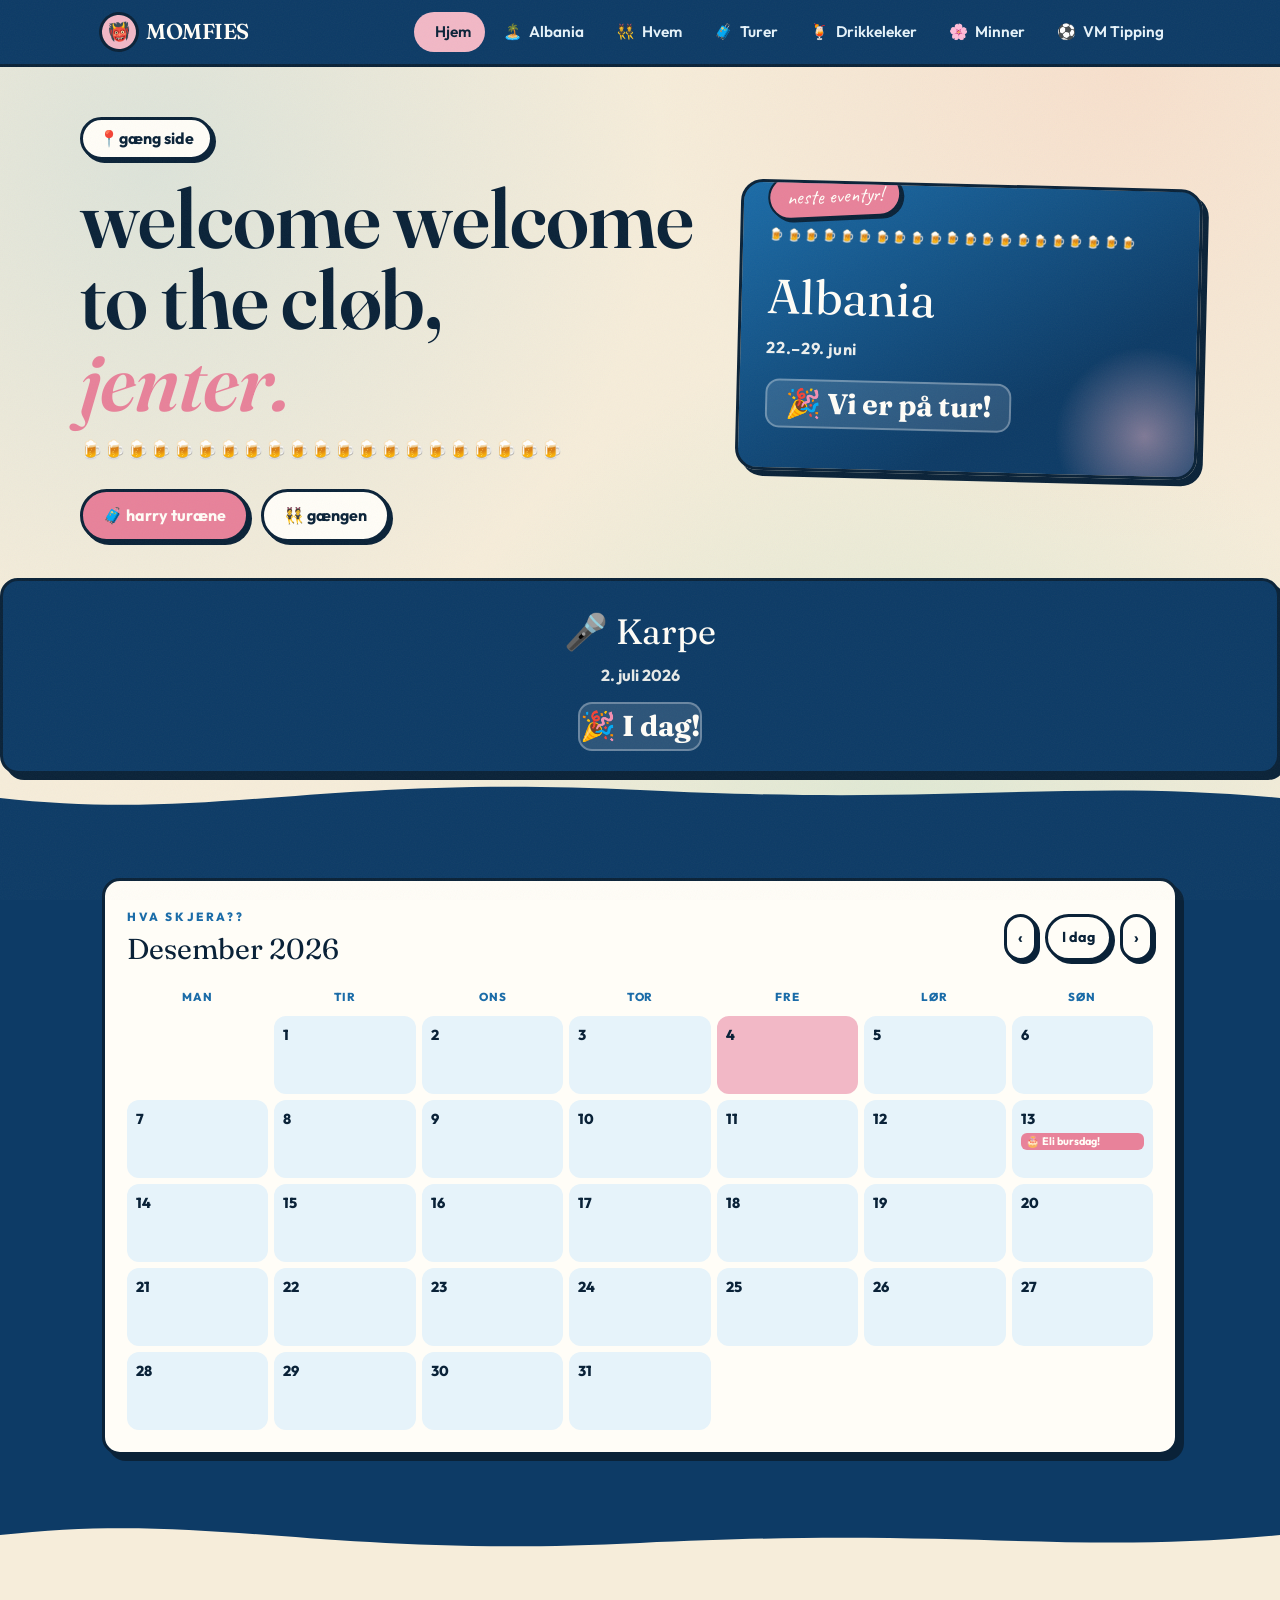
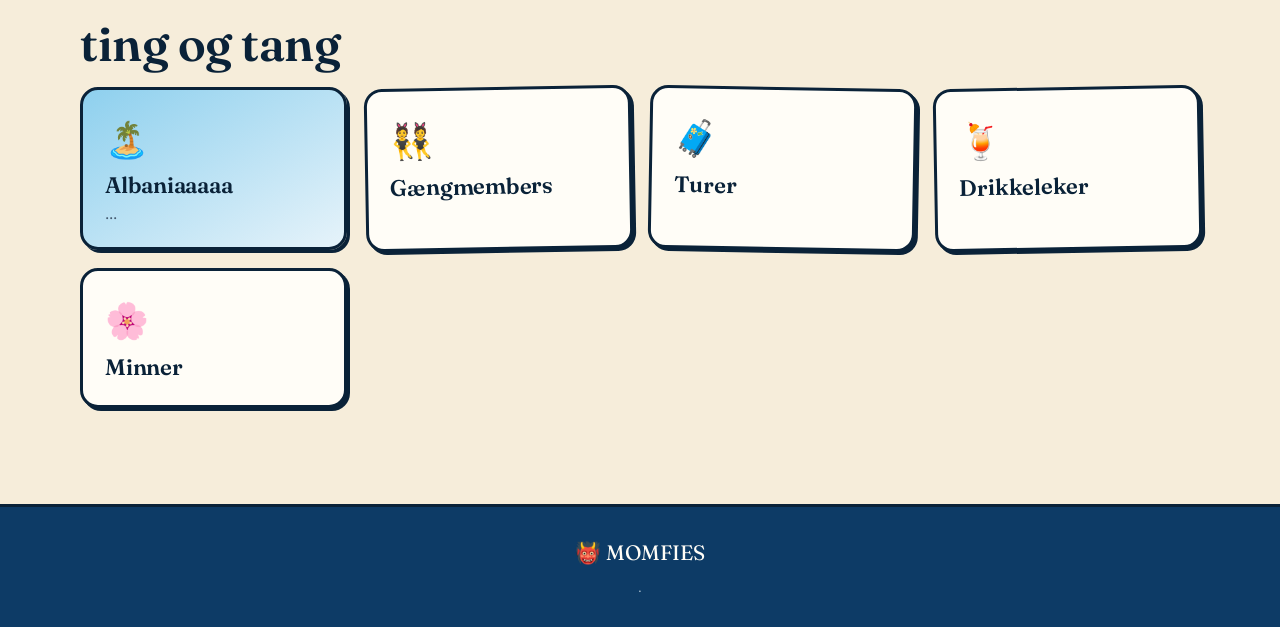
<file: index.html>
<!DOCTYPE html>
<html lang="no">
<head>
  <meta charset="UTF-8">
  <meta name="viewport" content="width=device-width, initial-scale=1.0">
  <title>MOMFIES ⚓ Forsiden</title>
  <link rel="preconnect" href="https://fonts.googleapis.com">
  <link rel="preconnect" href="https://fonts.gstatic.com" crossorigin>
  <link href="https://fonts.googleapis.com/css2?family=Fraunces:ital,opsz,wght@0,9..144,400..700;1,9..144,400..700&family=Outfit:wght@300..800&family=Caveat:wght@500;700&display=swap" rel="stylesheet">
  <link rel="stylesheet" href="style.css">
</head>
<body>

  <!-- HERO -->
  <section class="hero wrap">
    <div class="hero__grid">
      <div>
        <span class="hero__badge">📍gæng side</span>
        <h1>welcome welcome<br>to the cløb,<br><em>jenter.</em></h1>
        <p class="lead">🍺🍺🍺🍺🍺🍺🍺🍺🍺🍺🍺🍺🍺🍺🍺🍺🍺🍺🍺🍺🍺</p>
        <div class="hero__cta">
          <a class="btn btn--coral" href="turer.html">🧳 harry turæne</a>
          <a class="btn btn--ghost" href="hvem.html">👯 gængen</a>
        </div>
      </div>

      <!-- NESTE EVENTYR -->
      <a class="event" id="event" href="turer.html">
        <span class="event__pin">neste eventyr!</span>
        <span class="eyebrow" style="color:var(--sky)">🍺🍺🍺🍺🍺🍺🍺🍺🍺🍺🍺🍺🍺🍺🍺🍺🍺🍺🍺🍺🍺</span>
        <div class="event__where" id="ev-where">AlbaniaAaAaAaAaAaA</div>
        <div class="event__when" id="ev-when">22.–29. juni</div>
        <div class="event__count" id="countdown"></div>
        <p style="margin-top:14px;font-size:.9rem;opacity:.85"></p>
      </a>
    </div>
  </section>

  <div class="card" style="margin-top:18px;text-align:center;background:var(--deep);color:var(--paper);border:var(--border);border-radius:var(--radius);box-shadow:var(--shadow);padding:20px">
  <span style="font-size:1.1rem;font-weight:800;letter-spacing:.08em;text-transform:uppercase;color:var(--sky)"></span>
  <div style="font-family:var(--font-display);font-size:2.2rem;margin:4px 0">🎤 Karpe</div>
  <div style="font-weight:700;opacity:.9">2. juli 2026</div>
  <div class="event__count" id="karpe-countdown" style="margin-top:14px;justify-content:center"></div>
</div>

  <svg class="wave" viewBox="0 0 1440 48" preserveAspectRatio="none" aria-hidden="true">
    <path fill="currentColor" d="M0,24 C240,48 360,0 720,16 C1080,32 1200,4 1440,24 L1440,48 L0,48 Z"></path>
  </svg>

  <!-- KALENDER -->
  <section class="section" style="background:var(--deep)">
    <div class="wrap">
      <div class="card" style="background:var(--paper)">
        <div class="cal__head">
          <div>
            <span class="eyebrow">Hva skjera??</span>
            <div class="cal__title" id="cal-title">Måned</div>
          </div>
          <div class="cal__nav">
            <button class="btn btn--ghost btn--icon" id="cal-prev" aria-label="Forrige måned">‹</button>
            <button class="btn btn--ghost btn--sm" id="cal-today">I dag</button>
            <button class="btn btn--ghost btn--icon" id="cal-next" aria-label="Neste måned">›</button>
          </div>
        </div>
        <div class="cal__grid" id="cal-grid"></div>
      </div>
    </div>
  </section>

  <svg class="wave" viewBox="0 0 1440 48" preserveAspectRatio="none" aria-hidden="true" style="transform:scaleY(-1);color:var(--deep)">
    <path fill="currentColor" d="M0,24 C240,48 360,0 720,16 C1080,32 1200,4 1440,24 L1440,48 L0,48 Z"></path>
  </svg>

  <!-- NAVIGASJON -->
  <section class="section wrap">
    <span class="eyebrow"></span>
    <h2 style="font-size:clamp(2rem,5vw,3rem);margin:4px 0 18px">ting og tang</h2>
    <div class="tiles">
      <a class="tile" href="albania.html" style="background:linear-gradient(150deg,var(--sky),var(--foam))"><div class="tile__icon">🏝️</div><h3>Albaniaaaaa</h3><p>...</p></a>
      <a class="tile" href="hvem.html"><div class="tile__icon">👯</div><h3>Gængmembers</h3><p> </p></a>
      <a class="tile" href="turer.html"><div class="tile__icon">🧳</div><h3>Turer</h3></a>
      <a class="tile" href="drikkeleker.html"><div class="tile__icon">🍹</div><h3>Drikkeleker</h3><p></p></a>
      <a class="tile" href="minner.html"><div class="tile__icon">🌸</div><h3>Minner</h3><p..</p></a>
    </div>
  </section>

  <!-- MODAL: legg til kalenderhendelse -->
  <div class="modal" id="day-modal">
    <div class="modal__box" style="max-width:460px">
      <button class="modal__close" id="day-close" aria-label="Lukk">✕</button>
      <span class="eyebrow">Ny hendelse</span>
      <h2 id="day-title" style="font-size:1.8rem;margin:4px 0 16px">Dato</h2>
      <div class="field">
        <label for="ev-input">Hva skjer?</label>
        <input class="input" id="ev-input" placeholder="F.eks. Avreise Albania ✈️" maxlength="60">
      </div>
      <button class="btn btn--coral" id="ev-add">Legg til</button>
      <div class="stack mt" id="day-list" style="gap:8px"></div>
    </div>
  </div>

  <script src="main.js"></script>
  <script>
  /* ---------- NEDTELLING TIL NESTE TUR ---------- */
  (function () {
    document.getElementById("ev-where").textContent = GANG.trip.title;
    document.getElementById("event").setAttribute("href", GANG.trip.href);
    const box = document.getElementById("countdown");
    const target = new Date(GANG.trip.start + "T00:00:00");

    function tick() {
      const now = new Date();
      let diff = Math.floor((target - now) / 1000);
      if (diff <= 0) { box.innerHTML = `<div class="count-box" style="min-width:auto;padding:8px 18px"><b>🎉 Vi er på tur!</b></div>`; return; }
      const d = Math.floor(diff / 86400); diff -= d * 86400;
      const h = Math.floor(diff / 3600);  diff -= h * 3600;
      const m = Math.floor(diff / 60);    const s = diff - m * 60;
      const parts = [["dager", d], ["timer", h], ["min", m], ["sek", s]];
      box.innerHTML = parts.map(([l, v]) =>
        `<div class="count-box"><b>${String(v).padStart(2, "0")}</b><span>${l}</span></div>`).join("");
    }
    tick(); setInterval(tick, 1000);
  })();

  /* ---------- KALENDER ---------- */
  (function () {
    const grid  = document.getElementById("cal-grid");
    const title = document.getElementById("cal-title");
    const modal = document.getElementById("day-modal");
    const dayTitle = document.getElementById("day-title");
    const dayList  = document.getElementById("day-list");
    const evInput  = document.getElementById("ev-input");

    const MND = ["januar","februar","mars","april","mai","juni","juli","august","september","oktober","november","desember"];
    const DOW = ["man","tir","ons","tor","fre","lør","søn"];

    let events = Store.seed("cal_events", {
  "2026-07-02": ["Karpe konsert 🎤"],
  "2026-07-23": ["🎂 Tilde bursdag!"],
  "2026-08-01": ["🎂 Marie bursdag!"],
  "2026-08-28": ["🎂 Emma bursdag!"],
  "2026-10-30": ["🎂 Hanne bursdag!"],
  "2026-11-22": ["🎂 Ann bursdag!"],
  "2026-12-13": ["🎂 Eli bursdag!"],
  "2027-04-06": ["🎂 Rina bursdag!"],
  "2027-04-08": ["🎂 Mari bursdag!"],
  "2027-05-17": ["🎂 Hanna bursdag! 🇳🇴"],
});
    let selectedIso = null;
    const today = new Date();
    let view = new Date(today.getFullYear(), today.getMonth(), 1);

    // marker trip-dager
    function isInTrip(iso) {
      return iso >= GANG.trip.start && iso <= GANG.trip.end;
    }
    function iso(y, m, d) {
      return `${y}-${String(m+1).padStart(2,"0")}-${String(d).padStart(2,"0")}`;
    }

    function render() {
      const y = view.getFullYear(), m = view.getMonth();
      title.textContent = `${MND[m]} ${y}`;
      grid.innerHTML = "";
      DOW.forEach(d => {
        const h = document.createElement("div"); h.className = "cal__dow"; h.textContent = d; grid.appendChild(h);
      });
      // mandag = 0
      let firstDay = new Date(y, m, 1).getDay(); firstDay = (firstDay + 6) % 7;
      const daysInMonth = new Date(y, m+1, 0).getDate();
      for (let i = 0; i < firstDay; i++) {
        const e = document.createElement("div"); e.className = "cal__cell is-empty"; grid.appendChild(e);
      }
      const todayIso = isoToday();
      for (let d = 1; d <= daysInMonth; d++) {
        const dateIso = iso(y, m, d);
        const cell = document.createElement("div");
        cell.className = "cal__cell";
        if (dateIso === todayIso) cell.classList.add("is-today");
        if (isInTrip(dateIso)) cell.classList.add("in-trip");
        cell.innerHTML = `<span class="cal__date">${d}</span>`;
        if (isInTrip(dateIso)) {
          if (dateIso === GANG.trip.start)
            cell.innerHTML += `<span class="cal__ev ev--trip">✈️ ${esc(GANG.trip.title)}</span>`;
          else cell.innerHTML += `<span class="cal__ev ev--trip">🏖️</span>`;
        }
        (events[dateIso] || []).forEach(t => {
          cell.innerHTML += `<span class="cal__ev" title="${esc(t)}">${esc(t)}</span>`;
        });
        cell.addEventListener("click", () => openDay(dateIso));
        grid.appendChild(cell);
      }
    }

    function openDay(dateIso) {
      selectedIso = dateIso;
      dayTitle.textContent = formatDateNo(dateIso);
      evInput.value = "";
      renderDayList();
      modal.classList.add("is-open");
      setTimeout(() => evInput.focus(), 50);
    }
    function renderDayList() {
      const list = events[selectedIso] || [];
      const tripNote = isInTrip(selectedIso)
        ? `<div class="list-item" style="padding:10px 14px;background:var(--sky)">✈️ <b>${esc(GANG.trip.title)}-tur</b> denne dagen</div>` : "";
      dayList.innerHTML = tripNote + (list.length
        ? list.map((t, i) => `
          <div class="list-item" style="padding:10px 14px">
            <div class="list-item__row">
              <span>📌 ${esc(t)}</span>
              <button class="btn btn--sm btn--coral" data-del="${i}">Slett</button>
            </div>
          </div>`).join("")
        : (tripNote ? "" : `<p class="muted center">Ingenting planlagt enda.</p>`));
      dayList.querySelectorAll("[data-del]").forEach(b => {
        b.addEventListener("click", () => {
          events[selectedIso].splice(+b.dataset.del, 1);
          if (!events[selectedIso].length) delete events[selectedIso];
          Store.set("cal_events", events); renderDayList(); render();
        });
      });
    }
    function addEvent() {
      const v = evInput.value.trim();
      if (!v) return;
      if (!events[selectedIso]) events[selectedIso] = [];
      events[selectedIso].push(v);
      Store.set("cal_events", events);
      evInput.value = ""; renderDayList(); render();
      toast("Lagt til i kalenderen! 📅");
    }

    document.getElementById("cal-prev").onclick = () => { view.setMonth(view.getMonth()-1); render(); };
    document.getElementById("cal-next").onclick = () => { view.setMonth(view.getMonth()+1); render(); };
    document.getElementById("cal-today").onclick = () => { view = new Date(today.getFullYear(), today.getMonth(), 1); render(); };
    document.getElementById("ev-add").onclick = addEvent;
    evInput.addEventListener("keydown", e => { if (e.key === "Enter") addEvent(); });
    document.getElementById("day-close").onclick = () => modal.classList.remove("is-open");
    modal.addEventListener("click", e => { if (e.target === modal) modal.classList.remove("is-open"); });

    render();
  })();

  (function () {
  const box = document.getElementById("karpe-countdown");
  const target = new Date("2026-07-02T00:00:00");
  function tick() {
    let diff = Math.floor((target - new Date()) / 1000);
    if (diff <= 0) { box.innerHTML = `<div class="count-box"><b>🎉 I dag!</b></div>`; return; }
    const d = Math.floor(diff/86400); diff-=d*86400;
    const h = Math.floor(diff/3600);  diff-=h*3600;
    const m = Math.floor(diff/60);    const s = diff-m*60;
    box.innerHTML = [["dager",d],["timer",h],["min",m],["sek",s]]
      .map(([l,v])=>`<div class="count-box"><b>${String(v).padStart(2,"0")}</b><span>${l}</span></div>`).join("");
  }
  tick(); setInterval(tick, 1000);
})();
  </script>
</body>
</html>
</file>
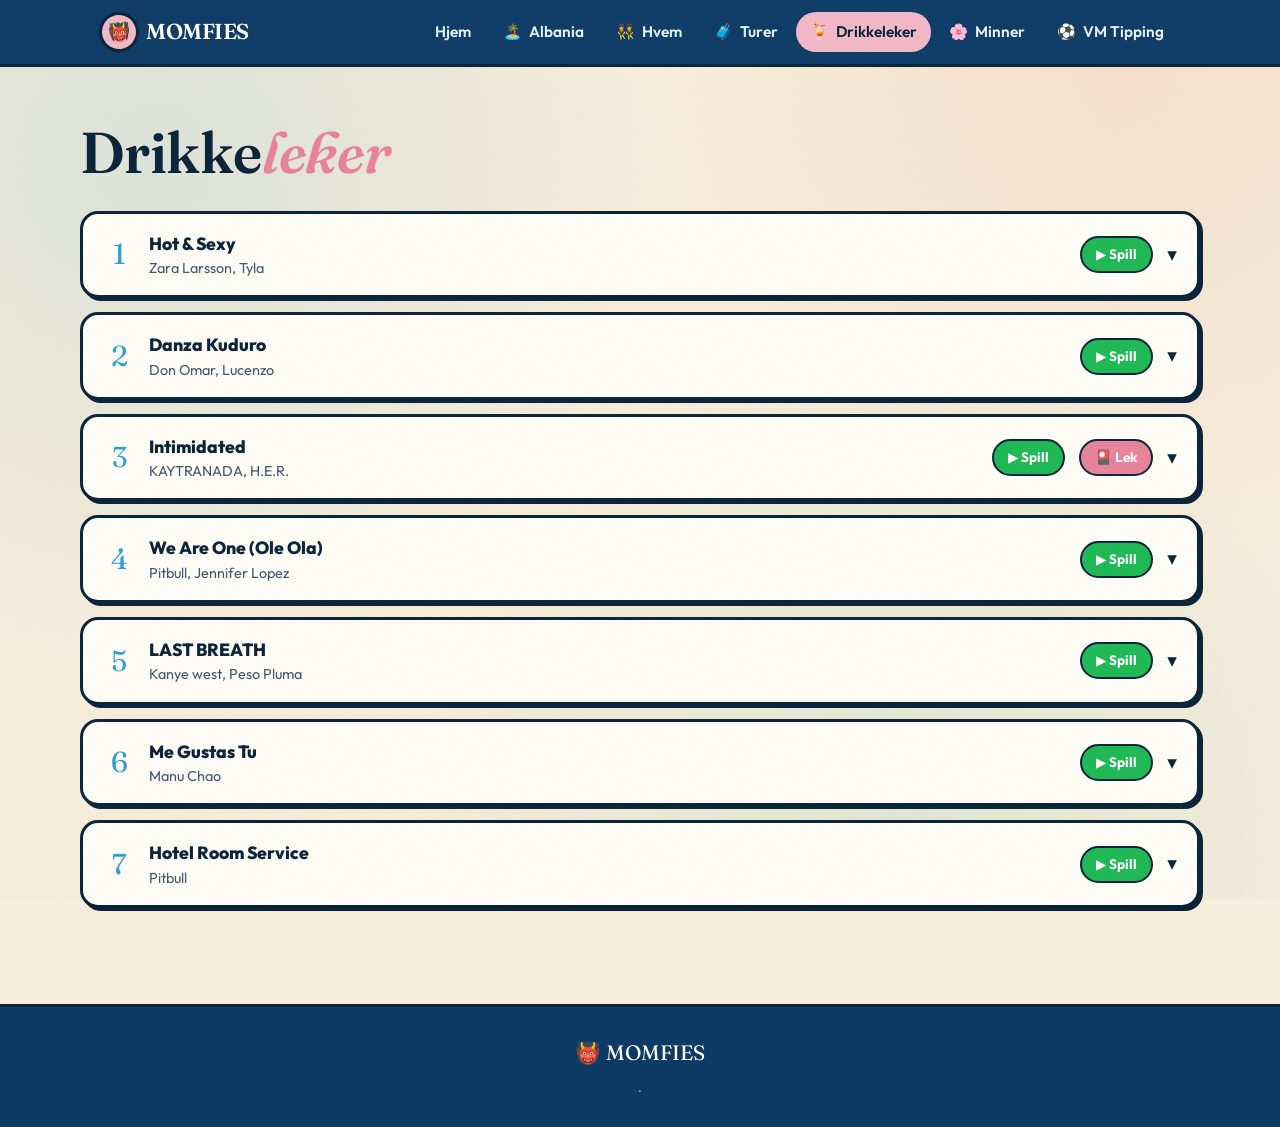
<file: drikkeleker.html>
<!DOCTYPE html>
<html lang="no">
<head>
  <meta charset="UTF-8">
  <meta name="viewport" content="width=device-width, initial-scale=1.0">
  <title>Drikkeleker 🍹 MOMFIES</title>
  <link rel="preconnect" href="https://fonts.googleapis.com">
  <link rel="preconnect" href="https://fonts.gstatic.com" crossorigin>
  <link href="https://fonts.googleapis.com/css2?family=Fraunces:ital,opsz,wght@0,9..144,400..700;1,9..144,400..700&family=Outfit:wght@300..800&family=Caveat:wght@500;700&display=swap" rel="stylesheet">
  <link rel="stylesheet" href="style.css">
  <style>
    .songs { display: grid; gap: 14px; }
    .song-card {
      background: var(--paper); border: var(--border); border-radius: var(--radius);
      box-shadow: var(--shadow-sm); overflow: hidden;
    }
    .song-card__header {
      display: flex; align-items: center; gap: 14px;
      padding: 16px 20px; cursor: pointer;
      transition: background .15s;
    }
    .song-card__header:hover { background: var(--foam); }
    .song-card__num {
      font-family: var(--font-display); font-size: 1.8rem;
      color: var(--azure); width: 32px; flex: none; text-align: center;
    }
    .song-card__info { flex: 1; min-width: 0; }
    .song-card__title { font-weight: 800; font-size: 1.1rem; }
    .song-card__artist { color: #41566b; font-size: .9rem; }
    .song-card__arrow { font-size: 1.2rem; transition: transform .2s; flex: none; }
    .song-card.is-open .song-card__arrow { transform: rotate(180deg); }
    .song-card__spotify {
      background: #1DB954; color: #fff; border: 2px solid var(--ink);
      border-radius: 999px; padding: 6px 14px; font-weight: 700; font-size: .85rem;
      cursor: pointer; display: inline-flex; align-items: center; gap: 6px; flex: none;
    }
    .song-card__spotify:hover { background: #17a349; }
    .song-card__game {
      background: var(--coral); color: #fff; border: 2px solid var(--ink);
      border-radius: 999px; padding: 6px 14px; font-weight: 700; font-size: .85rem;
      cursor: pointer; display: inline-flex; align-items: center; gap: 6px; flex: none;
      text-decoration: none;
    }
    .song-card__game:hover { background: #d4607a; }
    .song-card__body { display: none; border-top: var(--border); padding: 0; }
    .song-card.is-open .song-card__body { display: block; }
    .spotify-embed { padding: 12px 20px 0; }
    .lyrics-table { width: 100%; border-collapse: collapse; }
    .lyrics-table th {
      text-align: left; font-family: var(--font-body); font-weight: 800;
      font-size: .72rem; letter-spacing: .12em; text-transform: uppercase;
      color: var(--blue); padding: 12px 20px 8px; border-bottom: 2px solid var(--foam);
    }
    .lyrics-table td {
      padding: 10px 20px; vertical-align: top;
      border-bottom: 1px solid var(--foam); font-size: 1rem;
    }
    .lyrics-table tr:last-child td { border-bottom: none; }
    .lyrics-table td:first-child {
      font-family: var(--font-hand); font-size: 1.25rem;
      color: var(--deep); width: 40%; border-right: 2px solid var(--foam);
    }
    .lyrics-table td:last-child { font-style: italic; color: var(--ink); white-space: pre-line; }
    .lyrics-table tr.is-drink td:first-child { color: var(--coral); font-weight: 700; }
    .lyrics-table tr.is-drink td { background: #fff6f4; }
  </style>
</head>
<body>
  <section class="section wrap">
    <div class="page-head">
      <h1>Drikke<em>leker</em></h1>
    </div>
    <div class="songs" id="songs"></div>
  </section>

  <script src="main.js"></script>
  <script>
  const SONGS = [
    {
      title: "Hot & Sexy",
      artist: "Zara Larsson, Tyla",
      spotifyId: "56XRMsd36CU26THxIrVRJG",
      lines: [
        { who: "ALLE", lyric: "Beautiful, fly, hot, and sexy (woo)\nBeautiful, fly and hot, and sexy", drink: false },
        { who: "Blondiner", lyric: "I'm that girl\nAll the night, all the day\nGot these boys sour, lemonade\nMy girls in the back of the Escalade (uh)", drink: false },
        { who: "Har med en tannbørst", lyric: "\"PUSSPUSS97\" on the number plate (mwah)\n\"PUSSPUSS97\" on the number plate (mwah)\n\"PUSSPUSS97\" on the number plate (yeah)", drink: false },
        { who: "Blir solbrent", lyric: "She got a bad girl on her left\nShe got a bad girl on her right (ooh, she tight)\nI got a bad girl sitting right next to me\nRight here on the passenger side", drink: false },
        { who: "Brunetter", lyric: "They ride for me, I ride for them\nE-e-everywhere we go, it's a main event\nSo take a picture for the camera-ra (beautiful, fly)", drink: false },
        { who: "Gledet seg til turen", lyric: "Oh, somebody come get her, 'cause we're eating just like dinner\nGot their eyes on us, 'cause we're (hot, and sexy)", drink: false },
        { who: "Fått en smørboks kastet i trynet", lyric: "Ah, dropping glitter, designer on our figures\nGot their eyes on us, 'cause we're (hot, and sexy)", drink: false },
        { who: "Vært i et skur..", lyric: "(Yeah) yeah, we lookin' good\nBut we ain't up to that night\nIt could be November, but we still gon' give you summertime\nDo it like we should, oh-oh (uh)", drink: false },
        { who: "Ble betatt på nyttårsaften", lyric: "Get in the car, girl, we gon' be late\n\"PUSSPUSS97\" on the number plate\n\"PUSSPUSS97\" on the number plate (uh)", drink: false },
        { who: "jigga på leir", lyric: "She got a bad girl on her left (woo)\nShe got a bad girl on her right (ooh, she tight)\nI got a bad girl sitting right next to me (yeah)\nRight here on the passenger side", drink: false },
        { who: "Puster oksyge akk nå", lyric: "They ride for me, I ride for them\nE-e-everywhere we go, it's a main event\nSo take a picture for the camera-ra\nMe and my girls are", drink: false },
        { who: "Er i albanua", lyric: "Beautiful, fly, hot, and sexy (uh)\nBeautiful, fly, hot, and sexy\nI'm that girl", drink: false },
        { who: "Blitt med ons på legevakta", lyric: "I just wanna wear what I want, get high, get out, get by, get drunk\nWanna party all night long, got a fuckhead boy tryna touch my junk", drink: false },
        { who: "Mista en tann på russebuss", lyric: "I just wanna wear what I want, get high, get out, get by, get drunk (puss puss)\nWanna party all night long, got a fuckhead boy tryna touch my, touch my", drink: false },
        { who: "Hvis du er 24", lyric: "Tuh-tuh-tuh, we're sexy\nTuh-tuh-tuh, we're sexy\nTuh-tuh-tuh, we're sexy\nPictu-pictu-picture for the camera", drink: false },
        { who: "Hvis du blir 24 i år", lyric: "oh, yeah\nlet a girl, let a girl live\ncan you let her, can you let her live?", drink: false },
        { who: "Eier en hund", lyric: "Tale as old as time\nCrime on womankind, scared to go outside\nIt still blows my mind how we just let it slide", drink: false },
        { who: "Hvis du er en baddie", lyric: "I'm done feeling like a prey, watching my back every day\nMust say, it's getting insane, getting told I need to change\nThere's boys that need to be raised", drink: false },
        { who: "ALLE", lyric: "Can I be a girl? Can I, can I, can I just live?\nCan I just live?\nLet a girl, let a girl, let a girl be hot and sexy.", drink: false },
      ]
    },
    {
      title: "Danza Kuduro",
      artist: "Don Omar, Lucenzo",
      spotifyId: "6DXLO8LndZMVOHM0wNbpzg",
     lines: [
  { who: "Hvis du har tørket ræv", lyric: "La mano arriba, cintura sola\nDa media vuelta, danza kuduro", drink: false },
  { who: "Hvis du har hatt reggis", lyric: "No te canse' ahora, que esto solo empieza\nMueve la cabeza, danza kuduro", drink: false },
  { who: "Hvis du er solbrent", lyric: "La mano arriba, cintura sola\nDa media vuelta, danza kuduro", drink: false },
  { who: "Hvis du har hatt massivblødning etter sex", lyric: "No te canse' ahora, que esto solo empieza\nMueve la cabeza, danza kuduro", drink: false },
 
  { who: "Hvis du har vært sammen med en på russebuss", lyric: "¿Quién puede domar la fuerza del mar que se mete por tus vena'?\nLo caliente del sol que se te metió y no te deja quieta, nena", drink: false },
  { who: "Hvis du har gått på krykker i et jævla år", lyric: "¿Quién puede parar eso que al bailar descontrola tus cadera'?\nY ese fuego que quema por dentro y lento te convierte en fiera", drink: false },
  { who: "Hvis du vurderer å starte onlyfans at this point", lyric: "Con la mano arriba, cintura sola\nDa media vuelta y sacude duro\nNo te quite' ahora, que esto solo empieza\nMueve la cabeza y sacude duro", drink: false },
  { who: "Hvis du er sammen med en 03", lyric: "Mexe kuduro\nBalança que é uma loucura\nMorena, vem a meu lado\nNinguém vai ficar parado", drink: false },
  { who: "Hvis du chugger småsure som om det skulle vært vann", lyric: "Quero ver mexer kuduro\nBalança que é uma loucura\nMorena, vem a meu lado\nNinguém vai ficar parado, oh", drink: false },
  { who: "Bursdag på 17. mai", lyric: "Oi, oi, oi\nOi, oi, oi, oi\nÉ pa' quebrar kuduro\nVamos dançar kuduro", drink: false },
  { who: "Hvis du har hatt en tampong litt for lenge", lyric: "Oi, oi, oi\nOi, oi, oi, oi\nSeja morena ou loira\nVem balançar kuduro\nOi, oi, oi", drink: false },
  { who: "Hvis du har tørket ræv", lyric: "La mano arriba, cintura sola\nDa media vuelta, danza kuduro", drink: false },
  { who: "Hvis du har vært en belieber", lyric: "No te canse' ahora, que esto solo empieza\nMueve la cabeza, danza kuduro", drink: false },
  { who: "Hvis daten din har solgt hasj", lyric: "Balança que é uma loucura\nMorena, vem a meu lado\nNinguém vai ficar parado\nQuero ver mexer kuduro", drink: false },
  { who: "Hvis du har flytta i år", lyric: "Oi, oi, oi\nOi, oi, oi, oi\nÉ pa' quebrar kuduro\nVamos dançar kuduro", drink: false },
  { who: "Hvis du har solgt egne produkter", lyric: "Oi, oi, oi\nOi, oi, oi, oi\nSeja morena ou loira\nVem balançar kuduro\nOi, oi, oi", drink: false },
  { who: "Hvis du er brun", lyric: "La mano arriba (Vai, vai, vuelta), cintura sola\nDa media vuelta (Vai, vai, vuelta), danza kuduro\nNo te canse' ahora (Vai, vai, vuelta), que esto solo empieza\nMueve la cabeza (Vai, vai, vuelta), danza kuduro", drink: false },
  { who: "Hvis du vil dræææænkeeeeeee", lyric: "La mano arriba, cintura sola\nDa media vuelta, danza kuduro\nNo te canse' ahora, que esto solo empieza\nMueve la cabeza, danza kuduro", drink: false },
]
    },
    {
      title: "Intimidated",
      artist: "KAYTRANADA, H.E.R.",
      spotifyId: "0dFdGPVLs3k0z9ezYWZzUa",
      gameHref: "intimidated.html",
      lines: [
        { who: "Hvis du har tørket ræv", lyric: "Open water (water)\nJust what you wanted (wanted, just what you wanted)\nSo don't leave me drowning (drowning)\nDon't let me (let me) down", drink: false },
        { who: "hvis du har vært en belieber", lyric: "Don't\nDon't hold it back like that\nJust pull me closer, baby\nOh, no, don't", drink: false },
        { who: "Hvis du har vært sammen med en på buss", lyric: "Let's make the most of this before it's over\nOver, don't", drink: false },
        { who: "Hvis du har gått på krykker i et jævla år", lyric: "Time\nDon't wanna waste the feel (feel)\nLike we could make it real (real)\nDon't run away when you could be lovin' me", drink: false },
        { who: "Hvis du vurderer å starte onlyfans at this point", lyric: "Signs (signs), too busy reading minds (minds)\nAlready made it here (here)\nDon't overthink when you could be lovin' me", drink: false },
        { who: "Hvis du er sammen med en 03", lyric: "Get me started\nBefore this started (started)\nI could be giving someone all of me\nTotally (totally)\nTotally, ooh", drink: false },
        { who: "Hvis du chugger småsure som om det skulle vært vann", lyric: "Don't\nDon't hold it back like that\nJust pull me closer, baby (baby)\nSo better make the most of this before it's over\nOver, so", drink: false },
        { who: "har bursdag på 17. mai", lyric: "Time (time)\nDon't wanna waste the feel (feel)\nLike we could make it real (real)\nDon't run away when you could be lovin' me", drink: false },
        { who: "skriv inn her", lyric: "Signs (signs), too busy reading minds (minds)\nAlready made it here (here)\nDon't overthink when you could be lovin' me", drink: false },
        { who: "skriv inn her", lyric: "Play it safe 'case I don't feel the same\nOh, end of the day (oh, end of the day)\nWon't face it\nYou too afraid to say you're too intimidated", drink: false },
      ]
    },
    {
      title: "We Are One (Ole Ola)",
      artist: "Pitbull, Jennifer Lopez",
      spotifyId: "1PCvKFPWnTXAe2oaReVUcr",
      lines: [
        { who: "skriv inn her", lyric: "Put your flags up in the sky\nAnd wave 'em side to side\nShow the world where you're from\nShow the world we are one", drink: false },
        { who: "skriv inn her", lyric: "Olé, olé, olé, olá\nOlé, olé, olé, olá\nOlé, olé, olé, olá\nOlé, olé, olé, olá", drink: false },
        { who: "skriv inn her", lyric: "When the goin' gets tough\nThe tough keep goin'\nOne love, one life\nOne world, one fight", drink: false },
        { who: "skriv inn her", lyric: "Whole world, one night\nOne place, Brazil\nEverybody, put your flags in the sky and do what you feel", drink: false },
        { who: "skriv inn her", lyric: "It's your world, my world, our world today\nAnd we invite the whole world, whole world to play", drink: false },
        { who: "skriv inn her", lyric: "Es mi mundo, tu mundo\nEl mundo de nosotros\nInvitamos a to' el mundo a jugar con nosotros", drink: false },
        { who: "skriv inn her", lyric: "Put your flags up in the sky\nAnd wave 'em side to side\nShow the world where you're from\nShow the world we are one", drink: false },
        { who: "skriv inn her", lyric: "Olé, olé, olé, olá\nOlé, olé, olé, olá\nOlé, olé, olé, olá\nOlé, olé, olé, olá", drink: false },
        { who: "skriv inn her", lyric: "One night, watch the world unite\nTwo sides, one fight, and a million eyes\nFull heart's gonna work so hard\nShoot for the stars, fists raised up towards the sky", drink: false },
        { who: "skriv inn her", lyric: "Tonight, watch the world unite\nFor the fight, fight, fight\nOne night, watch the world unite\nTwo sides, one fight and a million eyes", drink: false },
        { who: "skriv inn her", lyric: "Hey, hey, hey, força, força, come on sing with me\nHey, hey, hey, allez, allez, come shout it out with me\nHey, hey, hey, come on now\nHey, hey, hey, hey, hey", drink: false },
        { who: "skriv inn her", lyric: "Put your flags up in the sky\nAnd wave 'em side to side\nShow the world where you're from\nShow the world we are one", drink: false },
        { who: "skriv inn her", lyric: "Olé, olé, olé, olá\nOlé, olé, olé, olá\nOlé, olé, olé, olá\nOlé, olé, olé, olá", drink: false },
        { who: "skriv inn her", lyric: "É meu, é seu, hoje é tudo nosso\nQuando eu chamo o mundo inteiro pra jogar, é pra mostrar que eu posso\nTorcer, chorar, sorrir, gritar\nNão importa o resultado, vamo' extravasar", drink: false },
        { who: "skriv inn her", lyric: "Put your flags up in the sky\nAnd wave 'em side to side\nShow the world where you're from\nShow the world we are one", drink: false },
        { who: "skriv inn her", lyric: "Olé, olé, olé, olá\nOlé, olé, olé, olá\nOlé, olé, olé, olá\nOlé, olé, olé, olá", drink: false },
      ]
    },

{
  title: "LAST BREATH",
  artist: "Kanye west, Peso Pluma",
  spotifyId: "13CvK7typ0qYle19p9Vahn",
  lines: [
    { who: "skriv inn her", lyric: "Bésame, mamá, como tú sabes\nDéjame, mamá, como te gusta a ti\nBésame, mamá, como tú sabes\nDéjame, mamá, como te gusta a ti", drink: false },
    { who: "skriv inn her", lyric: "Te doy hasta mi último, último\nTake my last breath away, mi aire\nI gave you my everything, sin problemas\nNoche tras noche alejado", drink: false },
    { who: "skriv inn her", lyric: "Way too much tequila, Clase Azul\nTake my last breath away\nSé lo que has dicho, no es cierto\nNow look at the mess you made", drink: false },
    { who: "skriv inn her", lyric: "No quiero pelear, tú dale\nTake my last breath away", drink: false },
    { who: "skriv inn her", lyric: "Bésame, mamá, como tú sabes\nDéjame, mamá, como te gusta a ti\nBésame, mamá, como tú sabes\nDéjame, mamá, como te gusta a ti", drink: false },
    { who: "skriv inn her", lyric: "Cambia tu tono, no te olvides que yo te di todo\nPut on a smile for the photos\nWhen we alone, you get loco", drink: false },
    { who: "skriv inn her", lyric: "Todas las noches que lloras, gastando estas horas\nCon todo el desmadre que tú traes\nOkay, you win, babe, you're right", drink: false },
    { who: "skriv inn her", lyric: "Take all of me\nTaking my breath away\nTake all of me\nTaking my breath away", drink: false },
    { who: "skriv inn her", lyric: "Bésame, mamá, como tú sabes\nDéjame, mamá, como te gusta a ti\nBésame, mamá, como tú sabes\nDéjame, mamá, como te gusta a ti", drink: false },
    { who: "skriv inn her", lyric: "Kiss me, mama, come and hold me\nKiss me, mama, but you'll never control me\nKiss me, mama, come and hold me\nKiss me, mama, but you'll never control me", drink: false },
    { who: "skriv inn her", lyric: "No me dejes solo, si tú sabes que ya te di todo\nNos tomaron un chingo de fotos\nSé que a veces dicen que estoy loco", drink: false },
    { who: "skriv inn her", lyric: "Todas las noches que lloras, despierto a estas horas\nCon todo el desmadre que tú traes\nOkay, you win, babe, you're right", drink: false },
    { who: "skriv inn her", lyric: "Take all of me\nTaking my breath away\nTake all of me\nTaking my breath away", drink: false },
  ]
},


    {
      title: "Me Gustas Tu",
      artist: "Manu Chao",
      spotifyId: "6b37xrsNCWYIUphFBazqD6",
      lines: [
  { who: " 👉 Si 'jeg liker deg' og gi drinken videre. Den som sitter med drinken når sangen slutter drikker resteeeennnnnn.", lyric: "Me gustas tú = 🩷jeg liker deg 🩷" },
]
    },
    {
      title: "Hotel Room Service",
      artist: "Pitbull",
      spotifyId: "6Rb0ptOEjBjPPQUlQtQGbL",
      lines: [
        { who: "skriv inn her", lyric: "Meet me at the hotel room\nMeet me at the hotel room\nMeet me at the hotel room\nMeet me at the hotel room", drink: false },
        { who: "skriv inn her", lyric: "Forget about your boyfriend\nAnd meet me at the hotel room\nYou can bring your girlfriends\nAnd meet me at the hotel room", drink: false },
        { who: "skriv inn her", lyric: "We at the hotel, motel, Holiday Inn\nWe at the hotel, motel, Holiday Inn\nWe at the hotel, motel, Holiday Inn\nWe at the hotel, motel, Holiday Inn", drink: false },
        { who: "skriv inn her", lyric: "She like that freaky stuff\nThat kinky stuff, you nasty\nBut I like your type\nBring your girls, just whatever the night", drink: false },
        { who: "skriv inn her", lyric: "Your man just left, I'm the plumber tonight\nI'll check yo pipes, oh, you the healthy type\nWell, here goes some egg whites", drink: false },
        { who: "skriv inn her", lyric: "Now gimme that sweet\nThat nasty, that Gucci stuff\nLet me tell you what we gon' do", drink: false },
        { who: "skriv inn her", lyric: "Two plus two, I'm gon' undress you\nThen we're gonna go three and three\nYou gon' undress me\nThen we're gonna go four and four\nWe gon' freak some more, but first", drink: false },
        { who: "skriv inn her", lyric: "Forget about your boyfriend\nAnd meet me at the hotel room\nYou can bring your girlfriends\nAnd meet me at the hotel room", drink: false },
        { who: "skriv inn her", lyric: "We at the hotel, motel, Holiday Inn\nWe at the hotel, motel, Holiday Inn\nWe at the hotel, motel, Holiday Inn\nWe at the hotel, motel, Holiday Inn", drink: false },
        { who: "skriv inn her", lyric: "Afterparty in hotel lobby\nThen we off to the room, like vroom\nPut them fingers in you mouth, or open up you blouse\nAnd pull that g-string down south", drink: false },
        { who: "skriv inn her", lyric: "Ooh, okay shawty, one's company\nTwo's a crowd, and three's a party\nYour girl ain't with it, I got somebody\nAnd by nature, she's naughty", drink: false },
        { who: "skriv inn her", lyric: "Now gimme that sweet\nThat nasty, that Gucci stuff\nLet me tell you what we gon' do\nTwo plus two, I'm gon' undress you\nThen we're gonna go three and three\nWe gon' freak some more, but first", drink: false },
        { who: "skriv inn her", lyric: "Forget about your boyfriend\nAnd meet me at the hotel room\nYou can bring your girlfriends\nAnd meet me at the hotel room", drink: false },
        { who: "skriv inn her", lyric: "We at the hotel, motel, Holiday Inn\nWe at the hotel, motel, Holiday Inn\nWe at the hotel, motel, Holiday Inn\nWe at the hotel, motel, Holiday Inn", drink: false },
        { who: "skriv inn her", lyric: "Mujeres\nJenny, oye que bola\nYamile, oye que bola\nRoslin, oye que bola\nZulema, oye que bola", drink: false },
        { who: "skriv inn her", lyric: "Cristina, oye que bola\nCarolina, oye que bola\nSofia, oye que bola\nEstefany, oye que bola\nDale, dale, dale", drink: false },
      ]
    }

    
  ];

  document.getElementById("songs").innerHTML = SONGS.map((s, i) => `
    <div class="song-card" id="sc-${i}">
      <div class="song-card__header" onclick="toggle(${i})">
        <div class="song-card__num">${i + 1}</div>
        <div class="song-card__info">
          <div class="song-card__title">${esc(s.title)}</div>
          <div class="song-card__artist">${esc(s.artist)}</div>
        </div>
        <button class="song-card__spotify" onclick="event.stopPropagation(); togglePlayer(${i})">
          ▶ Spill
        </button>
        ${s.gameHref ? `
        <a class="song-card__game" href="${s.gameHref}" onclick="event.stopPropagation()">
          🎴 Lek
        </a>` : ""}
        <span class="song-card__arrow">▾</span>
      </div>
      <div class="song-card__body">
        <div class="spotify-embed" id="player-${i}" style="display:none">
          <iframe style="border-radius:12px"
            src="https://open.spotify.com/embed/track/${s.spotifyId}?utm_source=generator&theme=0"
            width="100%" height="80" frameborder="0"
            allow="autoplay; clipboard-write; encrypted-media; fullscreen; picture-in-picture"
            loading="lazy">
          </iframe>
        </div>
        <table class="lyrics-table">
          <thead><tr><th>Hvem</th><th>Sangtekst</th></tr></thead>
          <tbody>
            ${s.lines.map(l => `
              <tr class="${l.drink ? "is-drink" : ""}">
                <td>${esc(l.who)}</td>
                <td>${esc(l.lyric)}</td>
              </tr>`).join("")}
          </tbody>
        </table>
      </div>
    </div>`).join("");

  function toggle(i) {
    document.getElementById("sc-" + i).classList.toggle("is-open");
  }

  function togglePlayer(i) {
    const p = document.getElementById("player-" + i);
    p.style.display = p.style.display === "none" ? "block" : "none";
  }
  </script>
</body>
</html>
</file>
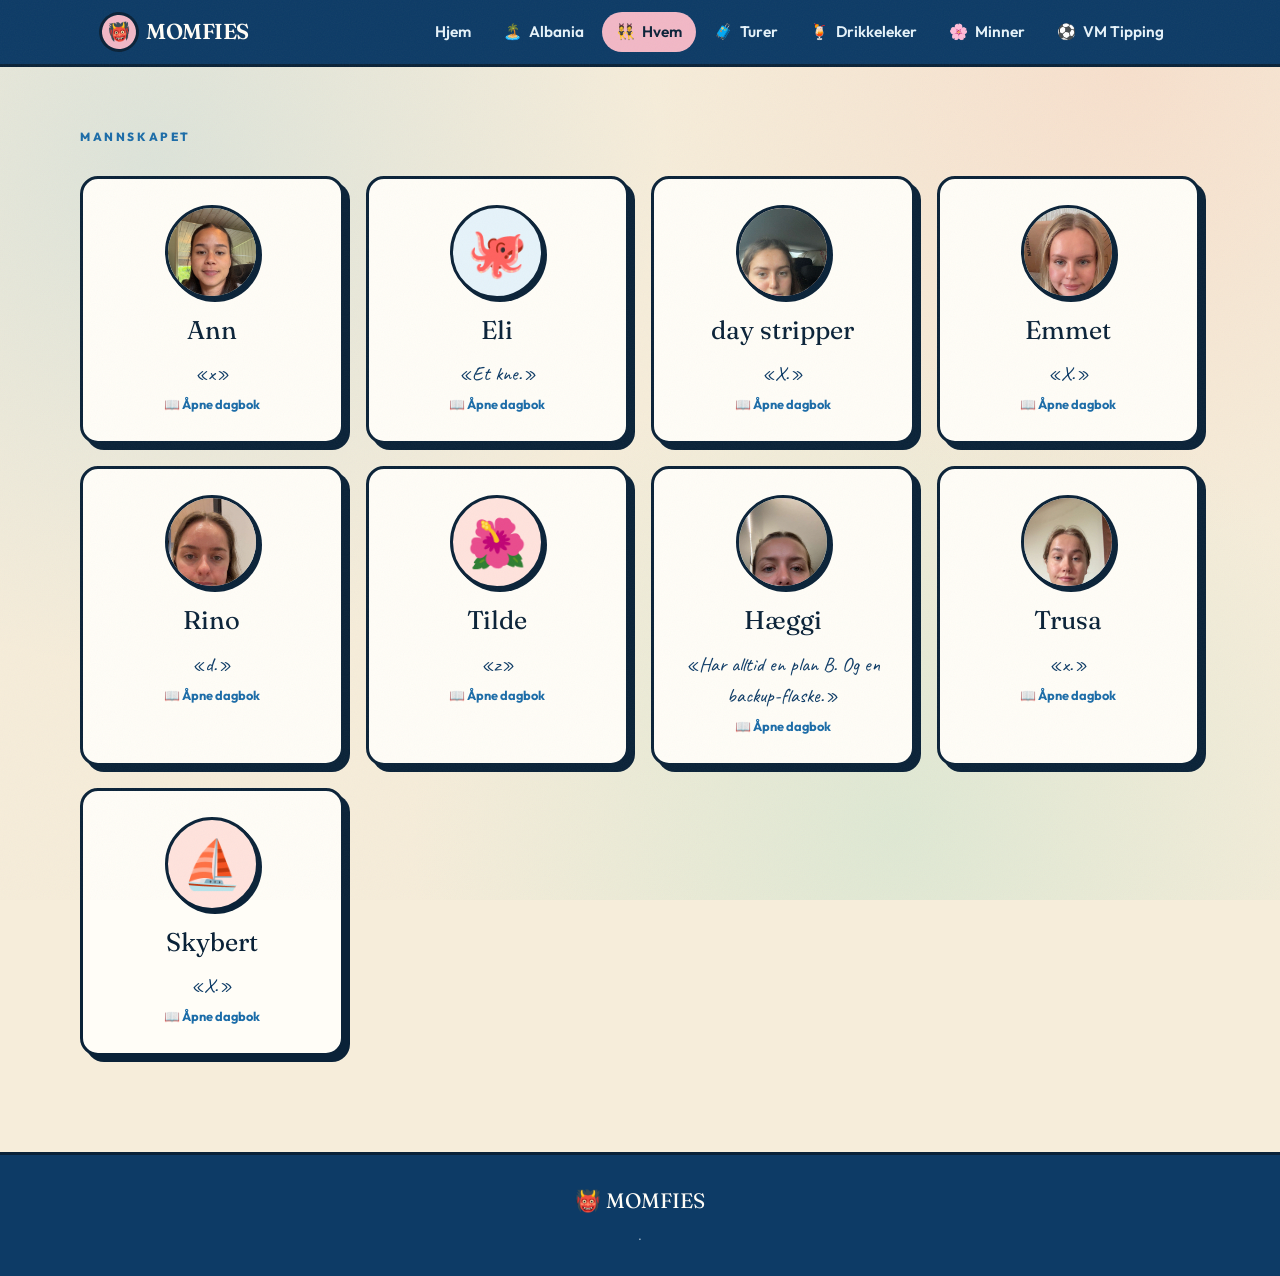
<file: hvem.html>
<!DOCTYPE html>
<html lang="no">
<head>
  <meta charset="UTF-8">
  <meta name="viewport" content="width=device-width, initial-scale=1.0">
  <title>gængmembers? ⚓ MOMFIES</title>
  <link rel="preconnect" href="https://fonts.googleapis.com">
  <link rel="preconnect" href="https://fonts.gstatic.com" crossorigin>
  <link href="https://fonts.googleapis.com/css2?family=Fraunces:ital,opsz,wght@0,9..144,400..700;1,9..144,400..700&family=Outfit:wght@300..800&family=Caveat:wght@500;700&display=swap" rel="stylesheet">
  <link rel="stylesheet" href="style.css">
  <style>
    /* ---- BOK-MODAL ---- */
    .book {
      display: grid; grid-template-columns: 280px 1fr;
      min-height: 500px; gap: 0;
    }
    @media (max-width: 640px) { .book { grid-template-columns: 1fr; } }

    .book__spine {
      background: linear-gradient(160deg, var(--deep), var(--blue));
      color: var(--paper); padding: 28px 22px;
      border-right: var(--border); border-radius: var(--radius) 0 0 var(--radius);
      display: flex; flex-direction: column; align-items: center; text-align: center; gap: 12px;
    }
    @media (max-width: 640px) {
      .book__spine { border-right: none; border-bottom: var(--border); border-radius: var(--radius) var(--radius) 0 0; }
    }
    .book__avatar {
      width: 100px; height: 100px; border-radius: 50%;
      border: 3px solid var(--paper); object-fit: cover;
      box-shadow: var(--shadow-sm); flex: none;
    }
    .book__avatar-emoji {
      width: 100px; height: 100px; border-radius: 50%;
      border: 3px solid var(--paper); background: rgba(255,255,255,.15);
      display: grid; place-items: center; font-size: 3rem; flex: none;
    }
    .book__name { font-family: var(--font-display); font-size: 1.8rem; line-height: 1; }
    .book__quote { font-family: var(--font-hand); font-size: 1.15rem; opacity: .85; }

    .book__pages { padding: 24px; overflow-y: auto; max-height: 72vh; }

    /* innlegg */
    .entry {
      border-left: 4px solid var(--coral); padding-left: 16px; margin-bottom: 28px;
      position: relative;
    }
    .entry__date { font-size: .8rem; font-weight: 800; color: var(--blue); letter-spacing: .06em; text-transform: uppercase; }
    .entry__title { font-family: var(--font-display); font-size: 1.4rem; margin: 2px 0 6px; }
    .entry__text { white-space: pre-wrap; color: #34495e; line-height: 1.6; }
    .entry__img { margin-top: 10px; border-radius: 12px; border: 2px solid var(--ink); max-width: 100%; max-height: 280px; object-fit: cover; }
    .entry__del {
      position: absolute; top: 0; right: 0;
      background: transparent; border: 0; cursor: pointer;
      font-size: .85rem; color: #aaa;
    }
    .entry__del:hover { color: var(--coral); }

    /* nytt innlegg-skjema */
    .new-entry {
      border-top: 2px dashed rgba(10,34,56,.15); padding-top: 20px; margin-top: 8px;
    }
    .new-entry h3 { font-size: 1.1rem; margin-bottom: 14px; }
  </style>
</head>
<body>
  <section class="section wrap">
    <div class="page-head">
      <span class="eyebrow">Mannskapet</span>
      <h1></em></h1>
    </div>
    <div class="members" id="members"></div>
  </section>

  <!-- BOK-MODAL -->
  <div class="modal" id="book-modal">
    <div class="modal__box" style="max-width:780px;padding:0;overflow:hidden">
      <button class="modal__close" id="book-close" style="z-index:10">✕</button>
      <div class="book">
        <div class="book__spine">
          <div id="book-avatar"></div>
          <div class="book__name" id="book-name"></div>
          <div class="book__quote" id="book-quote"></div>
        </div>
        <div class="book__pages" id="book-pages"></div>
      </div>
    </div>
  </div>

  <script src="main.js"></script>
  <script>
  const MEMBERS = [
    { name: "Ann",     quote: "x",      img: "Profilbilder/Ann.jpeg" },
    { name: "Eli",     quote: "Et kne.",                img: null },
    { name: "day stripper",   quote: "X.",                  img: "Profilbilder/Marie.JPG" },
    { name: "Emmet",   quote: "X.",                      img: "Profilbilder/Emma.JPG" },
    { name: "Rino",    quote: "d.",               img: "Profilbilder/Rina.JPG" },
    { name: "Tilde",   quote: "z",       img: "" },
    { name: "Hæggi",   quote: "Har alltid en plan B. Og en backup-flaske.",          img: "Profilbilder/Hanne.JPG" },
    { name: "Trusa",   quote: "x.",         img: "Profilbilder/Hanna.JPG" },
    { name: "Skybert", quote: "X.",                        img: null }
  ];

  const EMOJIS = ["🦩","🐙","🌊","🐚","🦦","🌺","🍍","🧜‍♀️","⛵"];

  /* render medlemskort */
  document.getElementById("members").innerHTML = MEMBERS.map((m, i) => `
    <article class="member" style="cursor:pointer" onclick="openBook(${i})">
      <div class="member__avatar">
        ${m.img
          ? `<img src="${m.img}" alt="${m.name}" style="width:100%;height:100%;object-fit:cover;object-position:center;">`
          : EMOJIS[i]}
      </div>
      <div class="member__name">${esc(m.name)}</div>
      <p class="member__quote">«${esc(m.quote)}»</p>
      <p style="font-size:.8rem;color:var(--blue);margin-top:6px;font-weight:700">📖 Åpne dagbok</p>
    </article>`).join("");

  /* ---- BOK-LOGIKK ---- */
  const modal = document.getElementById("book-modal");
  let currentMember = null;

  function getEntries(name) { return Store.get("diary_" + name, []); }
  function saveEntries(name, arr) { Store.set("diary_" + name, arr); }

  function openBook(i) {
    const m = MEMBERS[i];
    currentMember = m;

    // avatar
    const avatarEl = document.getElementById("book-avatar");
    avatarEl.innerHTML = m.img
      ? `<img class="book__avatar" src="${m.img}" alt="${m.name}">`
      : `<div class="book__avatar-emoji">${EMOJIS[i]}</div>`;

    document.getElementById("book-name").textContent = m.name;
    document.getElementById("book-quote").textContent = `«${m.quote}»`;

    renderPages();
    modal.classList.add("is-open");
  }

  function renderPages() {
    const entries = getEntries(currentMember.name);
    const pages = document.getElementById("book-pages");

    const entriesHtml = entries.length
      ? entries.map(e => `
          <div class="entry">
            <button class="entry__del" data-del="${e.id}">slett</button>
            <div class="entry__date">${esc(e.date)}</div>
            <div class="entry__title">${esc(e.title)}</div>
            <div class="entry__text">${esc(e.text)}</div>
            ${e.img ? `<img class="entry__img" src="${e.img}" alt="">` : ""}
          </div>`).join("")
      : `<p class="muted" style="font-style:italic;margin-bottom:24px">✍️✍️✍️✍️✍️✍️✍️✍️✍️✍️</p>`;

    pages.innerHTML = `
      ${entriesHtml}
      <div class="new-entry">
        <h3>✍️ Nytt innlegg</h3>
        <div class="field">
          <label for="e-date">Dato</label>
          <input class="input" id="e-date" type="date" value="${isoToday()}">
        </div>
        <div class="field">
          <label for="e-title">Overskrift</label>
          <input class="input" id="e-title" placeholder="F.eks jeg er sleten" maxlength="80">
        </div>
        <div class="field">
          <label for="e-text">Tekst</label>
          <textarea class="textarea" id="e-text" placeholder="Skriv hva du vil..."></textarea>
        </div>
        <div class="field">
          <label for="e-img">Bilde (valgfritt)</label>
          <input type="file" accept="image/*" id="e-img" style="padding:8px 0">
        </div>
        <button class="btn btn--coral" id="e-save">＋ Legg til innlegg</button>
      </div>`;

    pages.querySelectorAll("[data-del]").forEach(b =>
      b.onclick = () => {
        const arr = getEntries(currentMember.name).filter(x => x.id !== b.dataset.del);
        saveEntries(currentMember.name, arr); renderPages();
      });

    document.getElementById("e-save").onclick = () => {
      const date = document.getElementById("e-date").value;
      const title = document.getElementById("e-title").value.trim();
      const text = document.getElementById("e-text").value.trim();
      const file = document.getElementById("e-img").files[0];
      if (!title && !text) { toast("Skriv noe først ✍️"); return; }

      function save(imgData) {
        const arr = getEntries(currentMember.name);
        arr.unshift({ id: uid(), date: formatDateNo(date), title, text, img: imgData || null });
        saveEntries(currentMember.name, arr);
        renderPages();
        toast("Innlegg lagt til! 📖");
      }

      if (file) {
        const reader = new FileReader();
        reader.onload = e => save(e.target.result);
        reader.readAsDataURL(file);
      } else {
        save(null);
      }
    };
  }

  document.getElementById("book-close").onclick = () => modal.classList.remove("is-open");
  modal.addEventListener("click", e => { if (e.target === modal) modal.classList.remove("is-open"); });
  </script>
</body>
</html>
</file>
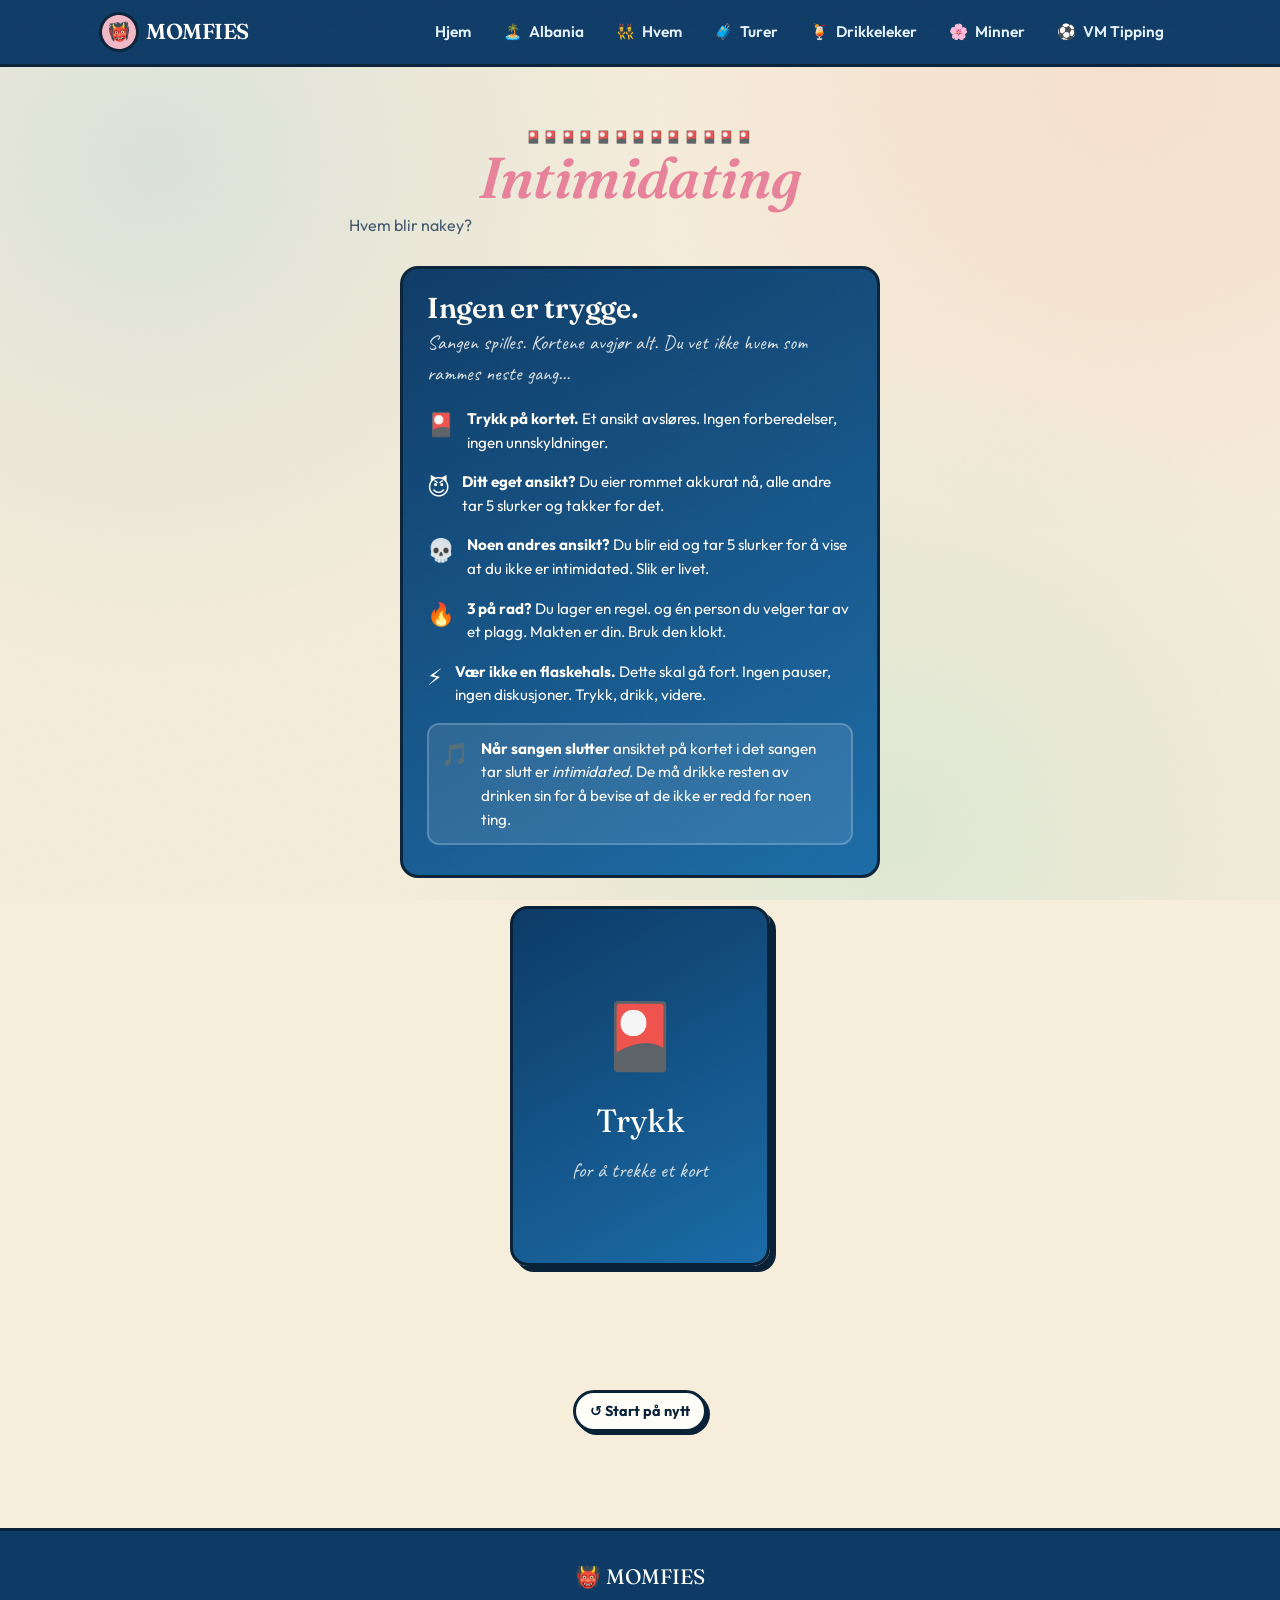
<file: intimidated.html>
<!DOCTYPE html>
<html lang="no">
<head>
  <meta charset="UTF-8">
  <meta name="viewport" content="width=device-width, initial-scale=1.0">
  <title>Intimidating 🎴 MOMFIES</title>
  <link rel="preconnect" href="https://fonts.googleapis.com">
  <link rel="preconnect" href="https://fonts.gstatic.com" crossorigin>
  <link href="https://fonts.googleapis.com/css2?family=Fraunces:ital,opsz,wght@0,9..144,400..700;1,9..144,400..700&family=Outfit:wght@300..800&family=Caveat:wght@500;700&display=swap" rel="stylesheet">
  <link rel="stylesheet" href="style.css">
  <style>
    .game-wrap { max-width: 480px; margin: 0 auto; text-align: center; }

    .card-stage { perspective: 1000px; width: 260px; height: 360px; margin: 0 auto 24px; cursor: pointer; }
    .card-inner {
      width: 100%; height: 100%; position: relative;
      transform-style: preserve-3d;
      transition: transform .5s cubic-bezier(.4,0,.2,1);
    }
    .card-inner.is-flipped { transform: rotateY(180deg); }
    .card-front, .card-back {
      position: absolute; inset: 0;
      border: var(--border); border-radius: var(--radius);
      box-shadow: var(--shadow); backface-visibility: hidden;
      display: flex; flex-direction: column; align-items: center; justify-content: center;
      padding: 20px;
    }
    .card-front {
      background: linear-gradient(150deg, var(--deep), var(--blue));
      color: var(--paper);
    }
    .card-front__title { font-family: var(--font-display); font-size: 2rem; }
    .card-front__sub { font-family: var(--font-hand); font-size: 1.3rem; opacity: .8; margin-top: 8px; }
    .card-front__emoji { font-size: 4rem; margin-bottom: 12px; }

    .card-back { background: var(--paper); transform: rotateY(180deg); }
    .card-back__img {
      width: 140px; height: 140px; border-radius: 50%;
      object-fit: cover; object-position: center;
      border: var(--border); box-shadow: var(--shadow-sm);
      margin-bottom: 14px;
    }
    .card-back__emoji { font-size: 5rem; margin-bottom: 14px; line-height: 1; }
    .card-back__name { font-family: var(--font-display); font-size: 2rem; }

    .result {
      min-height: 80px; display: flex; flex-direction: column;
      align-items: center; justify-content: center; gap: 6px;
      margin-bottom: 20px;
    }
    .result__main { font-family: var(--font-display); font-size: 1.6rem; line-height: 1.1; }
    .result__sub { font-family: var(--font-hand); font-size: 1.25rem; color: var(--blue); }

    .rules-box {
      background: var(--foam); border: var(--border); border-radius: var(--radius);
      padding: 18px; text-align: left; margin-bottom: 24px;
    }
    .rules-box h3 { font-size: 1rem; margin-bottom: 10px; }
    .rules-box li { margin-bottom: 6px; font-size: .95rem; }
  </style>
</head>
<body>
  <section class="section wrap">
    <div class="page-head center">
      <span class="eyebrow">🎴🎴🎴🎴🎴🎴🎴🎴🎴🎴🎴🎴🎴</span>
      <h1><em>Intimidating</em></h1>
      <p>Hvem blir nakey?</p>
    </div>

    <div class="game-wrap">

  <div class="rules-box" style="text-align:left;background:linear-gradient(150deg,var(--deep),var(--blue));color:var(--paper);border:var(--border);border-radius:var(--radius);padding:24px;margin-bottom:28px">
  <h2 style="font-family:var(--font-display);font-size:1.8rem;margin-bottom:4px;color:var(--paper)">Ingen er trygge.</h2>
  <p style="font-family:var(--font-hand);font-size:1.25rem;opacity:.85;margin-bottom:18px">Sangen spilles. Kortene avgjør alt. Du vet ikke hvem som rammes neste gang...</p>
  <ul style="list-style:none;padding:0;display:grid;gap:10px">
    <li style="display:flex;gap:12px;align-items:flex-start"><span style="font-size:1.4rem;flex:none">🎴</span><span><b>Trykk på kortet.</b> Et ansikt avsløres. Ingen forberedelser, ingen unnskyldninger.</span></li>
    <li style="display:flex;gap:12px;align-items:flex-start"><span style="font-size:1.4rem;flex:none">😈</span><span><b>Ditt eget ansikt?</b> Du eier rommet akkurat nå, alle andre tar 5 slurker og takker for det.</span></li>
    <li style="display:flex;gap:12px;align-items:flex-start"><span style="font-size:1.4rem;flex:none">💀</span><span><b>Noen andres ansikt?</b> Du blir eid og tar 5 slurker for å vise at du ikke er intimidated. Slik er livet.</span></li>
    <li style="display:flex;gap:12px;align-items:flex-start"><span style="font-size:1.4rem;flex:none">🔥</span><span><b>3 på rad?</b> Du lager en regel. og én person du velger tar av et plagg. Makten er din. Bruk den klokt.</span></li>
    <li style="display:flex;gap:12px;align-items:flex-start"><span style="font-size:1.4rem;flex:none">⚡</span><span><b>Vær ikke en flaskehals.</b> Dette skal gå fort. Ingen pauser, ingen diskusjoner. Trykk, drikk, videre.</span></li>
    <li style="display:flex;gap:12px;align-items:flex-start;background:rgba(255,255,255,.1);padding:12px;border-radius:12px;border:2px solid rgba(255,255,255,.2)"><span style="font-size:1.4rem;flex:none">🎵</span><span><b>Når sangen slutter</b> ansiktet på kortet i det sangen tar slutt er <em>intimidated</em>. De må drikke resten av drinken sin for å bevise at de ikke er redd for noen ting.</span></li>
  </ul>
</div>

      <!-- KORT -->
      <div class="card-stage" id="card-stage" onclick="flipCard()">
        <div class="card-inner" id="card-inner">
          <div class="card-front">
            <div class="card-front__emoji">🎴</div>
            <div class="card-front__title">Trykk</div>
            <div class="card-front__sub">for å trekke et kort</div>
          </div>
          <div class="card-back" id="card-back">
            <div class="card-back__emoji" id="cb-emoji">🦩</div>
            <div class="card-back__name" id="cb-name">Ann</div>
          </div>
        </div>
      </div>

      <!-- RESULTAT -->
      <div class="result" id="result"></div>

      <button class="btn btn--ghost btn--sm" onclick="resetGame()">↺ Start på nytt</button>
    </div>
  </section>

  <script src="main.js"></script>
  <script>
  const PLAYERS = [
    { name: "Ann",     img: "Profilbilder/Ann.JPG",   emoji: "🦩" },
    { name: "Eli",     img: null,                      emoji: "🐙" },
    { name: "Marei",   img: null,                      emoji: "🌊" },
    { name: "Emmet",   img: null,                      emoji: "🐚" },
    { name: "Rino",    img: "Profilbilder/Rina.jpeg",  emoji: "🦦" },
    { name: "Tilde",   img: null,                      emoji: "🌺" },
    { name: "Hæggi",   img: "Profilbilder/Hanne.JPG",  emoji: "🍍" },
    { name: "Trusa",   img: "Profilbilder/Hanna.JPG",  emoji: "🧜‍♀️" },
    { name: "Skybert", img: null,                      emoji: "⛵" }
  ];

  let isFlipped = false;
  let canFlip = true;
  let lastDrawn = null;
  let streakCount = 0;

  function flipCard() {
    if (!canFlip) return;
    const inner = document.getElementById("card-inner");

    if (!isFlipped) {
      const drawn = PLAYERS[Math.floor(Math.random() * PLAYERS.length)];

      // streak-telling
      if (lastDrawn && drawn.name === lastDrawn.name) {
        streakCount++;
      } else {
        streakCount = 1;
      }
      lastDrawn = drawn;

      // oppdater kortets bakside
      const cbEmoji = document.getElementById("cb-emoji");
      const cbName = document.getElementById("cb-name");
      const back = document.getElementById("card-back");
      const oldImg = back.querySelector(".card-back__img");
      if (oldImg) oldImg.remove();

      if (drawn.img) {
        cbEmoji.style.display = "none";
        const img = document.createElement("img");
        img.className = "card-back__img";
        img.src = drawn.img;
        img.alt = drawn.name;
        back.insertBefore(img, cbName);
      } else {
        cbEmoji.style.display = "block";
        cbEmoji.textContent = drawn.emoji;
      }
      cbName.textContent = drawn.name;

      inner.classList.add("is-flipped");
      isFlipped = true;
      canFlip = false;

      // vis resultat
      const resultEl = document.getElementById("result");
      if (streakCount >= 3) {
        streakCount = 0;
        resultEl.innerHTML = `
          <div class="result__main">🔥 3 PÅ RAD!</div>
          <div class="result__sub">${esc(drawn.name)} lager en regel + velger én som tar av et plagg 😈</div>`;
      } else {
        resultEl.innerHTML = `
          <div class="result__main">🎴 ${esc(drawn.name)}</div>
          <div class="result__sub">Er det deg? Alle andre drikker<br>Er det noen andre?  ta 5 slurker 💀</div>`;
      }

      setTimeout(() => { canFlip = true; }, 600);

    } else {
      inner.classList.remove("is-flipped");
      isFlipped = false;
      document.getElementById("result").innerHTML = "";
    }
  }

  function resetGame() {
    isFlipped = false; canFlip = true; lastDrawn = null; streakCount = 0;
    document.getElementById("card-inner").classList.remove("is-flipped");
    document.getElementById("result").innerHTML = "";
    toast("Nytt spill! 🎴");
  }
  </script>
</body>
</html>
</file>
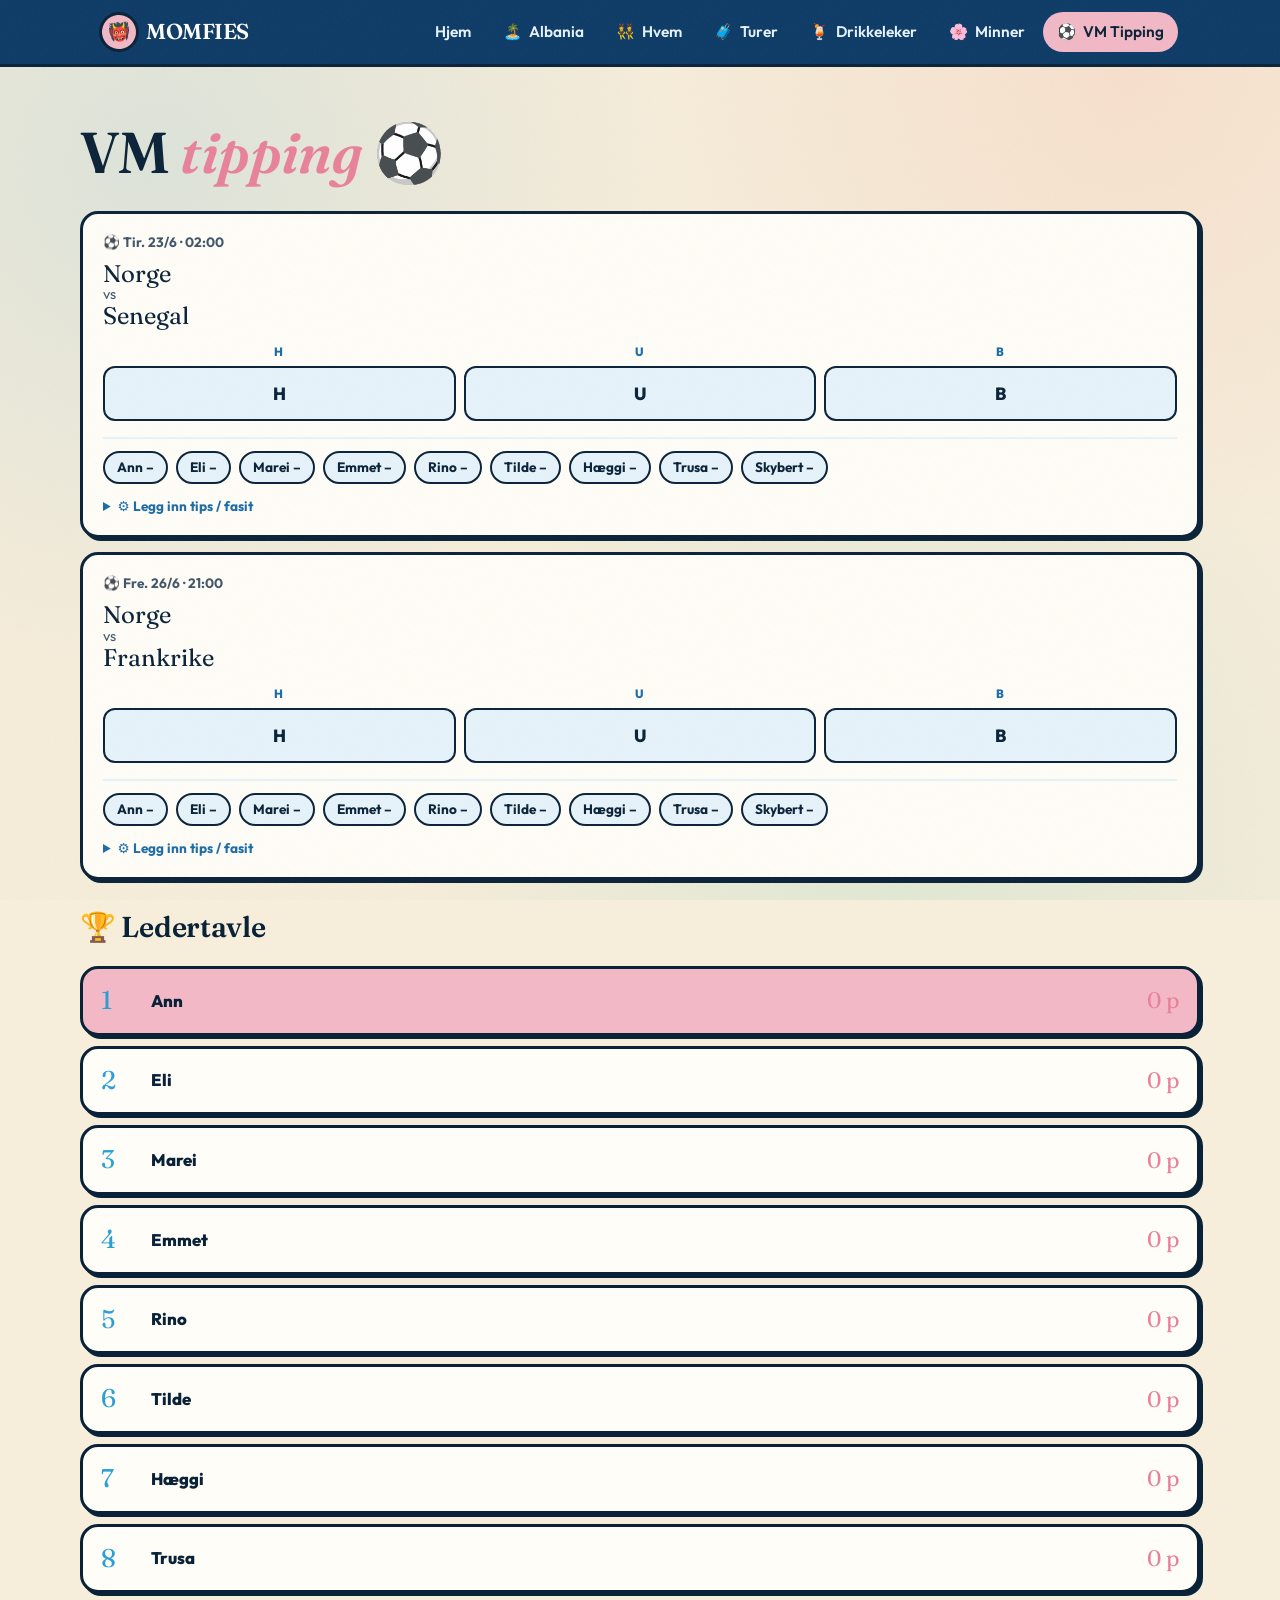
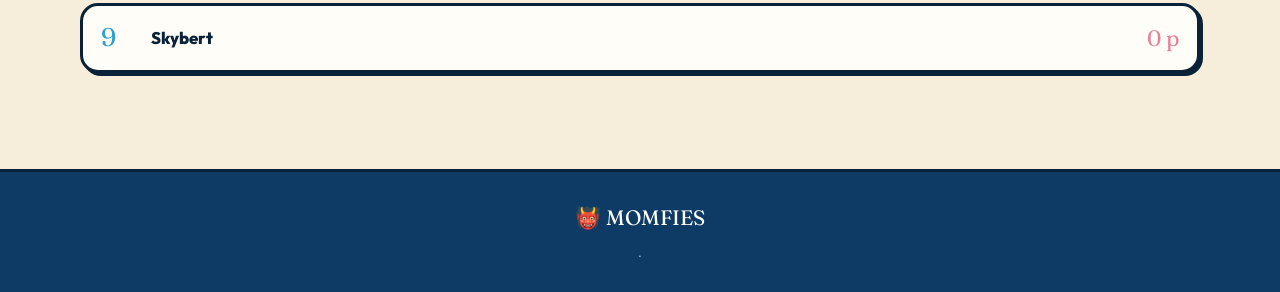
<file: tipping.html>
<!DOCTYPE html>
<html lang="no">
<head>
  <meta charset="UTF-8">
  <meta name="viewport" content="width=device-width, initial-scale=1.0">
  <title>VM Tipping ⚽ MOMFIES</title>
  <link rel="preconnect" href="https://fonts.googleapis.com">
  <link rel="preconnect" href="https://fonts.gstatic.com" crossorigin>
  <link href="https://fonts.googleapis.com/css2?family=Fraunces:ital,opsz,wght@0,9..144,400..700;1,9..144,400..700&family=Outfit:wght@300..800&family=Caveat:wght@500;700&display=swap" rel="stylesheet">
  <link rel="stylesheet" href="style.css">
  <style>
    .tip-card {
      background: var(--paper); border: var(--border); border-radius: var(--radius);
      box-shadow: var(--shadow-sm); padding: 18px 20px; margin-bottom: 14px;
    }
    .tip-card__meta { font-size: .85rem; color: #41566b; font-weight: 700; margin-bottom: 8px; }
    .tip-card__teams {
      font-family: var(--font-display); font-size: 1.5rem; margin-bottom: 14px; line-height: 1.1;
    }
    .tip-card__teams span { display: block; }
    .hub { display: grid; grid-template-columns: 1fr 1fr 1fr; gap: 8px; margin-bottom: 16px; }
    .hub__label { display: grid; grid-template-columns: 1fr 1fr 1fr; gap: 8px; margin-bottom: 4px; }
    .hub__label span { text-align: center; font-size: .75rem; font-weight: 800; letter-spacing: .08em; color: var(--blue); }
    .hub-btn {
      background: var(--foam); border: 2px solid var(--ink); border-radius: 12px;
      padding: 12px 6px; font-weight: 800; font-size: 1.1rem; cursor: pointer;
      transition: background .12s, transform .1s; text-align: center;
    }
    .hub-btn:hover { background: var(--sky); transform: translateY(-2px); }
    .hub-btn.is-picked { background: var(--blue); color: var(--paper); }
    .hub-btn.is-correct { background: var(--mint); color: var(--ink); }
    .hub-btn.is-wrong { background: var(--coral); color: var(--paper); opacity: .7; }

    .players-row { display: flex; flex-wrap: wrap; gap: 8px; margin-top: 10px; border-top: 2px solid var(--foam); padding-top: 12px; }
    .player-pick {
      display: flex; align-items: center; gap: 6px;
      background: var(--foam); border: 2px solid var(--ink); border-radius: 999px;
      padding: 4px 12px; font-size: .85rem; font-weight: 700; cursor: pointer;
      transition: background .12s;
    }
    .player-pick.is-picked-h { background: var(--azure); color: var(--paper); }
    .player-pick.is-picked-u { background: var(--sun); color: var(--ink); }
    .player-pick.is-picked-b { background: var(--coral); color: var(--paper); }

    /* ledertavle */
    .leaderboard { display: grid; gap: 10px; margin-top: 24px; }
    .lb-row {
      display: flex; align-items: center; gap: 14px;
      background: var(--paper); border: var(--border); border-radius: var(--radius);
      box-shadow: var(--shadow-sm); padding: 12px 18px;
    }
    .lb-rank { font-family: var(--font-display); font-size: 1.6rem; color: var(--azure); width: 36px; }
    .lb-name { flex: 1; font-weight: 800; font-size: 1.05rem; }
    .lb-score { font-family: var(--font-display); font-size: 1.4rem; color: var(--coral); }
    .lb-row:first-child { background: var(--sun); }

    /* fasit-panel */
    .fasit-panel {
      background: var(--foam); border: var(--border); border-radius: var(--radius);
      padding: 16px; margin-top: 10px; display: none;
    }
    .fasit-panel.is-open { display: block; }
  </style>
</head>
<body>
  <section class="section wrap">
    <h1 style="font-size:clamp(2.4rem,6vw,3.6rem);margin-bottom:6px">VM <em style="color:var(--coral)">tipping</em> ⚽</h1>
    <p class="muted" style="margin-bottom:28px"></p>

    <div id="matches"></div>

    <h2 style="font-size:1.8rem;margin:32px 0 16px">🏆 Ledertavle</h2>
    <div class="leaderboard" id="leaderboard"></div>
  </section>

  <script src="main.js"></script>
  <script>
  /* =====================================================================
     KAMPER — legg til / rediger her
     result: null = ikke spilt, "H" = hjemmelag vant, "U" = uavgjort, "B" = bortelag vant
     ===================================================================== */
  const MATCHES = [
    { id: "nor-sen", date: "Tir. 23/6 · 02:00", home: "Norge", away: "Senegal",   result: null },
    { id: "nor-fra", date: "Fre. 26/6 · 21:00", home: "Norge", away: "Frankrike", result: null },
    // legg til flere kamper her:
    // { id: "unik-id", date: "Dato · tid", home: "Lag 1", away: "Lag 2", result: null },
  ];

  const PLAYERS = ["Ann","Eli","Marei","Emmet","Rino","Tilde","Hæggi","Trusa","Skybert"];

  let tips = Store.seed("vm_tips", {}); // { matchId: { spillernavn: "H"/"U"/"B" } }
  const save = () => Store.set("vm_tips", tips);

  function renderMatches() {
    const el = document.getElementById("matches");
    el.innerHTML = MATCHES.map(m => {
      const mt = tips[m.id] || {};
      return `
        <div class="tip-card">
          <div class="tip-card__meta">⚽ ${m.date}</div>
          <div class="tip-card__teams">
            <span>${m.home}</span>
            <span style="font-size:.9rem;color:#41566b;font-family:var(--font-body)">vs</span>
            <span>${m.away}</span>
          </div>
          <div class="hub__label"><span>H</span><span>U</span><span>B</span></div>
          <div class="hub">
            ${["H","U","B"].map(x => `
              <div class="hub-btn ${m.result === x ? "is-correct" : ""}" style="pointer-events:none">${x}</div>`).join("")}
          </div>

          <div class="players-row">
            ${PLAYERS.map(p => {
              const pick = mt[p];
              const cls = pick === "H" ? "is-picked-h" : pick === "U" ? "is-picked-u" : pick === "B" ? "is-picked-b" : "";
              return `<button class="player-pick ${cls}" data-match="${m.id}" data-player="${p}">
                ${p} ${pick ? pick : "–"}
              </button>`;
            }).join("")}
          </div>

          <details style="margin-top:12px">
            <summary style="cursor:pointer;font-size:.85rem;font-weight:700;color:var(--blue)">⚙️ Legg inn tips / fasit</summary>
            <div class="fasit-panel is-open" style="margin-top:10px">
              <p style="font-size:.85rem;font-weight:700;margin-bottom:8px">Tips per person:</p>
              ${PLAYERS.map(p => `
                <div style="display:flex;align-items:center;gap:8px;margin-bottom:6px">
                  <span style="width:70px;font-weight:700;font-size:.9rem">${p}</span>
                  ${["H","U","B"].map(x => `
                    <button class="hub-btn ${mt[p] === x ? "is-picked" : ""}"
                      style="padding:6px 14px;font-size:.85rem"
                      data-set-match="${m.id}" data-set-player="${p}" data-set-val="${x}">${x}</button>`).join("")}
                </div>`).join("")}
              <p style="font-size:.85rem;font-weight:700;margin:12px 0 6px">Fasit (admin):</p>
              <div style="display:flex;gap:8px">
                ${["H","U","B"].map(x => `
                  <button class="hub-btn ${m.result === x ? "is-correct" : ""}"
                    style="padding:8px 18px"
                    data-set-result="${m.id}" data-set-res-val="${x}">${x}</button>`).join("")}
                <button class="hub-btn" style="padding:8px 14px;font-size:.8rem"
                  data-set-result="${m.id}" data-set-res-val="null">Nullstill</button>
              </div>
            </div>
          </details>
        </div>`;
    }).join("");

    // tips per person
    el.querySelectorAll("[data-set-match]").forEach(b => {
      b.onclick = () => {
        const mid = b.dataset.setMatch, p = b.dataset.setPlayer, v = b.dataset.setVal;
        if (!tips[mid]) tips[mid] = {};
        tips[mid][p] = tips[mid][p] === v ? null : v;
        save(); renderMatches(); renderLeaderboard();
      };
    });

    // fasit
    el.querySelectorAll("[data-set-result]").forEach(b => {
      b.onclick = () => {
        const mid = b.dataset.setResult, v = b.dataset.setResVal;
        const match = MATCHES.find(m => m.id === mid);
        match.result = v === "null" ? null : v;
        save(); renderMatches(); renderLeaderboard();
      };
    });
  }

  function renderLeaderboard() {
    const scores = {};
    PLAYERS.forEach(p => scores[p] = 0);
    MATCHES.forEach(m => {
      if (!m.result) return;
      const mt = tips[m.id] || {};
      PLAYERS.forEach(p => { if (mt[p] === m.result) scores[p]++; });
    });
    const sorted = Object.entries(scores).sort((a,b) => b[1]-a[1]);
    document.getElementById("leaderboard").innerHTML = sorted.map(([name, score], i) => `
      <div class="lb-row">
        <div class="lb-rank">${i+1}</div>
        <div class="lb-name">${name}</div>
        <div class="lb-score">${score} p</div>
      </div>`).join("");
  }

  renderMatches();
  renderLeaderboard();
  </script>
</body>
</html>
</file>
<file: style.css>
/* =====================================================================
   BLÅ BØLGE – felles stil
   Bytt tema raskt ved å endre variablene under :root
   ===================================================================== */

:root {
  /* ---- TEMA: endre disse for nytt fargetema ---- */
  --ink:    #0a2238;   /* mørk blå – hovedtekst        */
  --deep:   #0d3b66;   /* dyp havblå                   */
  --blue:   #1b6ca8;   /* primær blå                   */
  --azure:  #2a9fd6;   /* lys azur                     */
  --sky:    #8ed0ee;   /* himmelblå                    */
  --foam:   #e6f3fa;   /* skum / lys flate             */
  --sand:   #f6edda;   /* bakgrunn (sand/krem)         */
  --paper:  #fffdf7;   /* kort-flate                   */
  --coral:  #e8829a;   /* aksent: rosa                 */
  --sun:    #f2b8c6;   /* aksent: lys rosa             */
  --mint:   #38c6a4;   /* aksent: turkis               */

  /* ---- fonter ---- */
  --font-display: 'Fraunces', Georgia, serif;
  --font-body:    'Outfit', system-ui, sans-serif;
  --font-hand:    'Caveat', cursive;

  /* ---- form / dybde ---- */
  --radius: 18px;
  --radius-sm: 12px;
  --border: 3px solid var(--ink);
  --shadow: 6px 6px 0 var(--ink);
  --shadow-sm: 3px 3px 0 var(--ink);
  --shadow-soft: 0 18px 40px -22px rgba(10,34,56,.55);
  --maxw: 1120px;
}

/* ---------- reset ---------- */
*, *::before, *::after { box-sizing: border-box; }
* { margin: 0; }
html { scroll-behavior: smooth; -webkit-text-size-adjust: 100%; }

body {
  font-family: var(--font-body);
  color: var(--ink);
  background-color: var(--sand);
  background-image:
    radial-gradient(circle at 12% 18%, rgba(42,159,214,.12), transparent 38%),
    radial-gradient(circle at 88% 8%,  rgba(255,111,89,.10), transparent 34%),
    radial-gradient(circle at 70% 92%, rgba(56,198,164,.12), transparent 40%);
  background-attachment: fixed;
  line-height: 1.55;
  min-height: 100vh;
  overflow-x: hidden;
}

/* subtil korn-tekstur over alt */
body::after {
  content: "";
  position: fixed; inset: 0;
  pointer-events: none;
  z-index: 9999;
  opacity: .045;
  background-image: url("data:image/svg+xml,%3Csvg xmlns='http://www.w3.org/2000/svg' width='120' height='120'%3E%3Cfilter id='n'%3E%3CfeTurbulence type='fractalNoise' baseFrequency='0.85' numOctaves='2'/%3E%3C/filter%3E%3Crect width='100%25' height='100%25' filter='url(%23n)'/%3E%3C/svg%3E");
}

img { max-width: 100%; display: block; }
a { color: var(--blue); text-decoration-thickness: 2px; text-underline-offset: 3px; }
button, input, textarea, select { font: inherit; color: inherit; }

h1, h2, h3 { font-family: var(--font-display); font-weight: 600; line-height: 1.04; letter-spacing: -.01em; }

.wrap { max-width: var(--maxw); margin: 0 auto; padding: 0 22px; }
.section { padding: 56px 0; }
.sr-only { position:absolute; width:1px; height:1px; padding:0; margin:-1px; overflow:hidden; clip:rect(0 0 0 0); border:0; }

/* =====================================================================
   NAVIGASJON (injiseres av main.js)
   ===================================================================== */
.nav {
  position: sticky; top: 0; z-index: 100;
  background: var(--deep);
  color: var(--paper);
  border-bottom: 3px solid var(--ink);
}
.nav__inner {
  max-width: var(--maxw); margin: 0 auto;
  padding: 12px 22px;
  display: flex; align-items: center; justify-content: space-between; gap: 16px;
}
.nav__brand {
  display: flex; align-items: center; gap: 10px;
  font-family: var(--font-display); font-weight: 600; font-size: 1.35rem;
  color: var(--paper); text-decoration: none; letter-spacing: -.02em;
}
.nav__brand .dot {
  width: 34px; height: 34px; flex: none;
  display: grid; place-items: center;
  background: var(--sun); color: var(--ink);
  border-radius: 50%; font-size: 1.1rem;
  box-shadow: 0 0 0 3px var(--ink);
  transform: rotate(-6deg);
}
.nav__links { display: flex; gap: 4px; align-items: center; list-style: none; }
.nav__links a {
  color: var(--foam); text-decoration: none;
  padding: 8px 14px; border-radius: 999px;
  font-weight: 600; font-size: .96rem;
  display: inline-flex; gap: 7px; align-items: center;
  transition: background .18s, color .18s, transform .18s;
}
.nav__links a:hover { background: rgba(255,255,255,.12); transform: translateY(-1px); }
.nav__links a.is-active { background: var(--sun); color: var(--ink); }
.nav__burger {
  display: none; background: transparent; border: 0; cursor: pointer;
  color: var(--paper); font-size: 1.7rem; line-height: 1; padding: 4px 8px;
}

@media (max-width: 860px) {
  .nav__burger { display: block; }
  .nav__links {
    position: absolute; top: 100%; left: 0; right: 0;
    flex-direction: column; align-items: stretch; gap: 2px;
    background: var(--deep);
    padding: 10px 16px 18px;
    border-bottom: 3px solid var(--ink);
    transform: translateY(-12px); opacity: 0; pointer-events: none;
    transition: transform .2s, opacity .2s;
  }
  .nav__links.is-open { transform: translateY(0); opacity: 1; pointer-events: auto; }
  .nav__links a { padding: 12px 14px; }
}

/* =====================================================================
   KNAPPER & SKJEMA
   ===================================================================== */
.btn {
  display: inline-flex; align-items: center; gap: 8px;
  font-family: var(--font-body); font-weight: 700;
  padding: 11px 20px; border-radius: 999px;
  border: var(--border); background: var(--sun); color: var(--ink);
  box-shadow: var(--shadow-sm); cursor: pointer;
  transition: transform .12s, box-shadow .12s, background .15s;
  text-decoration: none;
}
.btn:hover { transform: translate(-2px,-2px); box-shadow: 5px 5px 0 var(--ink); }
.btn:active { transform: translate(1px,1px); box-shadow: 1px 1px 0 var(--ink); }
.btn--blue  { background: var(--azure); color: var(--paper); }
.btn--coral { background: var(--coral); color: var(--paper); }
.btn--ghost { background: var(--paper); }
.btn--sm { padding: 7px 14px; font-size: .9rem; }
.btn--icon { padding: 8px 11px; }

.field { display: flex; flex-direction: column; gap: 6px; margin-bottom: 14px; }
.field label { font-weight: 700; font-size: .9rem; }
.input, .textarea, select.input {
  width: 100%; background: var(--paper);
  border: var(--border); border-radius: var(--radius-sm);
  padding: 11px 14px; font-size: 1rem;
  transition: box-shadow .12s, border-color .12s;
}
.input:focus, .textarea:focus, select.input:focus {
  outline: none; box-shadow: var(--shadow-sm);
}
.textarea { resize: vertical; min-height: 90px; }

.tag {
  display: inline-block; font-family: var(--font-hand);
  font-size: 1.15rem; line-height: 1; padding: 4px 12px;
  background: var(--coral); color: var(--paper);
  border-radius: 999px; transform: rotate(-3deg);
  box-shadow: var(--shadow-sm);
}

/* =====================================================================
   FELLES KORT
   ===================================================================== */
.card {
  background: var(--paper);
  border: var(--border); border-radius: var(--radius);
  box-shadow: var(--shadow);
  padding: 22px;
}

/* eyebrow / liten overskrift */
.eyebrow {
  font-family: var(--font-body); font-weight: 800;
  letter-spacing: .22em; text-transform: uppercase;
  font-size: .74rem; color: var(--blue);
}

/* bølgedeler */
.wave {
  display: block; width: 100%; height: 48px;
  color: var(--deep);
}

/* =====================================================================
   FOOTER (injiseres av main.js)
   ===================================================================== */
.foot {
  margin-top: 40px;
  background: var(--deep); color: var(--foam);
  border-top: 3px solid var(--ink);
  padding: 30px 22px;
  text-align: center; font-size: .92rem;
}
.foot .foot__brand { font-family: var(--font-display); font-size: 1.3rem; color: var(--paper); }
.foot a { color: var(--sun); }

/* =====================================================================
   TOAST
   ===================================================================== */
.toast {
  position: fixed; left: 50%; bottom: 28px; transform: translateX(-50%) translateY(20px);
  background: var(--ink); color: var(--paper);
  padding: 12px 22px; border-radius: 999px;
  font-weight: 700; box-shadow: var(--shadow-soft);
  opacity: 0; pointer-events: none; transition: opacity .25s, transform .25s;
  z-index: 10000;
}
.toast.is-on { opacity: 1; transform: translateX(-50%) translateY(0); }

/* =====================================================================
   FORSIDE (index)
   ===================================================================== */
.hero { padding: 50px 0 18px; position: relative; }
.hero__grid {
  display: grid; grid-template-columns: 1.15fr .85fr; gap: 34px; align-items: center;
}
.hero h1 {
  font-size: clamp(2.8rem, 7vw, 5.2rem);
  line-height: .98;
}
.hero h1 em { font-style: italic; color: var(--coral); }
.hero p.lead { font-size: 1.15rem; max-width: 46ch; margin-top: 14px; }
.hero__badge {
  display: inline-flex; align-items: center; gap: 8px;
  background: var(--paper); border: var(--border); border-radius: 999px;
  padding: 6px 16px; font-weight: 700; box-shadow: var(--shadow-sm); margin-bottom: 18px;
}
.hero__cta { display: flex; gap: 12px; flex-wrap: wrap; margin-top: 24px; }

/* event-kort */
.event {
  position: relative; display: block; text-decoration: none; color: var(--paper);
  background: linear-gradient(150deg, var(--blue), var(--deep) 70%);
  border: var(--border); border-radius: 22px;
  padding: 38px 26px 26px; box-shadow: var(--shadow);
  transform: rotate(1.4deg);
  transition: transform .18s, box-shadow .18s;
  overflow: hidden;
}
.event:hover { transform: rotate(0) translateY(-4px); box-shadow: 9px 12px 0 var(--ink); }
.event::before {
  content: ""; position: absolute; right: -40px; bottom: -50px;
  width: 180px; height: 180px; border-radius: 50%;
  background: radial-gradient(circle, var(--sun), transparent 70%); opacity: .5;
}
.event__pin {
  position: absolute; top: -10px; left: 24px;
  background: var(--coral); color: var(--paper);
  font-family: var(--font-hand); font-size: 1.3rem;
  padding: 4px 16px; border-radius: 999px; transform: rotate(-4deg);
  box-shadow: var(--shadow-sm); border: 2px solid var(--ink);
}
.event__where { font-family: var(--font-display); font-size: clamp(2rem,5vw,3rem); margin: 14px 0 2px; }
.event__when  { font-weight: 700; opacity: .92; letter-spacing: .04em; }
.event__count {
  margin-top: 18px; display: flex; gap: 10px; flex-wrap: wrap;
}
.count-box {
  background: rgba(255,255,255,.13); border: 2px solid rgba(255,255,255,.3);
  border-radius: 14px; padding: 8px 0; min-width: 64px; text-align: center;
}
.count-box b { font-family: var(--font-display); font-size: 1.8rem; display: block; line-height: 1; }
.count-box span { font-size: .68rem; text-transform: uppercase; letter-spacing: .12em; opacity: .85; }

/* navigasjons-fliser */
.tiles { display: grid; grid-template-columns: repeat(auto-fit, minmax(220px,1fr)); gap: 18px; margin-top: 8px; }
.tile {
  display: block; text-decoration: none; color: var(--ink);
  background: var(--paper); border: var(--border); border-radius: var(--radius);
  box-shadow: var(--shadow-sm); padding: 22px;
  transition: transform .16s, box-shadow .16s;
}
.tile:hover { transform: translate(-3px,-3px); box-shadow: var(--shadow); }
.tile .tile__icon { font-size: 2.2rem; }
.tile h3 { font-size: 1.4rem; margin: 8px 0 4px; }
.tile p { font-size: .94rem; color: #41566b; }
.tile:nth-child(2n) { transform: rotate(-1deg); }
.tile:nth-child(3n) { transform: rotate(1deg); }
.tile:nth-child(2n):hover, .tile:nth-child(3n):hover { transform: translate(-3px,-3px); }

/* =====================================================================
   KALENDER (index)
   ===================================================================== */
.cal__head { display: flex; align-items: center; justify-content: space-between; gap: 12px; margin-bottom: 16px; flex-wrap: wrap; }
.cal__title { font-family: var(--font-display); font-size: 1.8rem; text-transform: capitalize; }
.cal__nav { display: flex; gap: 8px; }
.cal__grid { display: grid; grid-template-columns: repeat(7, 1fr); gap: 6px; }
.cal__dow {
  text-align: center; font-weight: 800; font-size: .72rem; text-transform: uppercase;
  letter-spacing: .08em; color: var(--blue); padding-bottom: 4px;
}
.cal__cell {
  position: relative; min-height: 78px;
  background: var(--foam); border: 2px solid transparent; border-radius: 12px;
  padding: 6px 7px; cursor: pointer;
  transition: border-color .12s, background .12s, transform .1s;
  display: flex; flex-direction: column; gap: 3px;
  overflow: hidden;
}
.cal__cell:hover { border-color: var(--azure); transform: translateY(-2px); }
.cal__cell.is-empty { background: transparent; cursor: default; }
.cal__cell.is-empty:hover { border-color: transparent; transform: none; }
.cal__cell.is-today { background: var(--sun); }
.cal__cell.in-trip { background: var(--sky); }
.cal__date { font-weight: 800; font-size: .9rem; }
.cal__ev {
  font-size: .68rem; font-weight: 700; line-height: 1.15;
  background: var(--coral); color: var(--paper);
  border-radius: 6px; padding: 2px 5px;
  white-space: nowrap; overflow: hidden; text-overflow: ellipsis;
}
.cal__ev.ev--trip { background: var(--deep); }
.cal__hint { font-size: .85rem; color: #41566b; margin-top: 10px; }

/* =====================================================================
   HVEM – medlemskort
   ===================================================================== */
.members { display: grid; grid-template-columns: repeat(auto-fill, minmax(250px,1fr)); gap: 22px; }
.member {
  background: var(--paper); border: var(--border); border-radius: var(--radius);
  box-shadow: var(--shadow); padding: 26px 22px; text-align: center;
  transition: transform .16s, box-shadow .16s;
}
.member:hover { transform: translateY(-5px) rotate(-1deg); box-shadow: 8px 10px 0 var(--ink); }
.member__avatar {
  width: 94px; height: 94px; margin: 0 auto 12px;
  display: grid; place-items: center; font-size: 3rem;
  background: var(--foam); border: var(--border); border-radius: 50%;
  box-shadow: var(--shadow-sm);
  overflow: hidden; 
}
.member:nth-child(3n) .member__avatar { background: #ffe3dd; }
.member:nth-child(3n+1) .member__avatar { background: #def4ec; }
.member__name { font-family: var(--font-display); font-size: 1.6rem; }
.member__quote { font-family: var(--font-hand); font-size: 1.25rem; color: var(--deep); margin-top: 8px; }

/* =====================================================================
   LISTER (drikkeleker / sanger / turer)
   ===================================================================== */
.bar {
  display: flex; gap: 12px; align-items: center; justify-content: space-between;
  flex-wrap: wrap; margin-bottom: 24px;
}
.page-head { margin-bottom: 28px; }
.page-head h1 { font-size: clamp(2.4rem,6vw,3.6rem); }
.page-head h1 em { font-style: italic; color: var(--coral); }
.page-head p { max-width: 60ch; margin-top: 6px; color: #41566b; }

.stack { display: grid; gap: 16px; }
.list-item {
  background: var(--paper); border: var(--border); border-radius: var(--radius);
  box-shadow: var(--shadow-sm); padding: 18px 20px;
}
.list-item h3 { font-size: 1.35rem; display: flex; align-items: center; gap: 8px; }
.list-item .rules { margin-top: 6px; color: #34495e; white-space: pre-wrap; }
.list-item__row { display: flex; justify-content: space-between; gap: 12px; align-items: flex-start; }
.list-item__actions { display: flex; gap: 8px; flex: none; }

/* =====================================================================
   TURER – detalj / galleri
   ===================================================================== */
.trips { display: grid; grid-template-columns: repeat(auto-fill,minmax(260px,1fr)); gap: 20px; }
.trip-card {
  text-align: left; cursor: pointer; width: 100%;
  background: var(--paper); border: var(--border); border-radius: var(--radius);
  box-shadow: var(--shadow-sm); padding: 0; overflow: hidden;
  transition: transform .16s, box-shadow .16s;
}
.trip-card:hover { transform: translate(-3px,-3px); box-shadow: var(--shadow); }
.trip-card__img { aspect-ratio: 16/10; background: var(--foam); object-fit: cover; width: 100%; }
.trip-card__body { padding: 16px 18px; }
.trip-card__where { font-family: var(--font-display); font-size: 1.4rem; }
.trip-card__date { color: var(--blue); font-weight: 700; font-size: .9rem; }

.modal {
  position: fixed; inset: 0; z-index: 500;
  background: rgba(10,34,56,.55); backdrop-filter: blur(3px);
  display: none; align-items: flex-start; justify-content: center;
  padding: 40px 16px; overflow-y: auto;
}
.modal.is-open { display: flex; }
.modal__box {
  width: 100%; max-width: 720px;
  background: var(--paper); border: var(--border); border-radius: var(--radius);
  box-shadow: var(--shadow-soft); padding: 26px;
  position: relative;
}
.modal__close {
  position: absolute; top: 14px; right: 14px;
  background: var(--coral); color: var(--paper); border: 2px solid var(--ink);
  width: 38px; height: 38px; border-radius: 50%; cursor: pointer; font-size: 1.2rem;
  box-shadow: var(--shadow-sm);
}
.gallery { display: grid; grid-template-columns: repeat(auto-fill,minmax(150px,1fr)); gap: 10px; margin-top: 16px; }
.gallery img { aspect-ratio: 1; object-fit: cover; border-radius: 12px; border: 2px solid var(--ink); }

/* hjelpe-klasser */
.empty { text-align: center; padding: 40px 20px; color: #41566b; font-style: italic; }
.row-2 { display: grid; grid-template-columns: 1fr 1fr; gap: 12px; }
.muted { color: #41566b; }
.center { text-align: center; }
.mt { margin-top: 18px; }

/* =====================================================================
   RESPONSIVT
   ===================================================================== */
@media (max-width: 860px) {
  .hero__grid { grid-template-columns: 1fr; }
  .event { transform: none; }
  .row-2 { grid-template-columns: 1fr; }
  .cal__cell { min-height: 58px; }
  .cal__ev { font-size: .6rem; }
  .section { padding: 40px 0; }
}
@media (max-width: 520px) {
  .cal__cell { min-height: 48px; padding: 4px; }
  .cal__date { font-size: .78rem; }
  .nav__inner { padding: 10px 16px; }
}

/* =====================================================================
   ALBANIA-SIDE (albania.html)
   ===================================================================== */
.albania-hero {
  background: linear-gradient(150deg, var(--blue), var(--deep) 75%);
  color: var(--paper);
  border-bottom: 3px solid var(--ink);
  padding: 46px 0 40px;
  position: relative; overflow: hidden;
}
.albania-hero::after {
  content: ""; position: absolute; right: -60px; bottom: -80px;
  width: 260px; height: 260px; border-radius: 50%;
  background: radial-gradient(circle, var(--sun), transparent 70%); opacity: .35;
}
.albania-hero h1 { font-size: clamp(2.6rem, 8vw, 5rem); line-height: .95; }
.albania-hero h1 em { font-style: italic; color: var(--sun); }
.albania-hero .lead { max-width: 52ch; margin-top: 10px; opacity: .92; }
.albania-hero .event__count { margin-top: 22px; }

.albania-section { padding: 50px 0; }
.albania-section + .albania-section { border-top: 2px dashed rgba(10,34,56,.18); }
.sec-head { margin-bottom: 22px; }
.sec-head h2 { font-size: clamp(1.8rem, 5vw, 2.6rem); }
.sec-head h2 em { font-style: italic; color: var(--coral); }
.sec-head p { color: #41566b; margin-top: 4px; max-width: 60ch; }

/* ---- Drikketeller ---- */
.counter-grid { display: grid; grid-template-columns: repeat(auto-fit, minmax(130px, 1fr)); gap: 14px; }
.counter {
  position: relative; cursor: pointer; user-select: none;
  background: var(--paper); border: var(--border); border-radius: var(--radius);
  box-shadow: var(--shadow-sm); padding: 18px 14px 16px; text-align: center;
  transition: transform .1s, box-shadow .1s;
}
.counter:hover { transform: translateY(-3px); box-shadow: var(--shadow); }
.counter:active { transform: scale(.97); }
.counter__emoji { font-size: 2.2rem; line-height: 1; }
.counter__num { font-family: var(--font-display); font-size: 2.8rem; line-height: 1; margin: 6px 0 2px; }
.counter__num.bump { animation: numbump .3s ease; }
@keyframes numbump { 0%{transform:scale(1)} 45%{transform:scale(1.35);color:var(--coral)} 100%{transform:scale(1)} }
.counter__label { font-weight: 800; letter-spacing: .04em; font-size: .8rem; text-transform: uppercase; color: var(--blue); }
.counter__tap { font-size: .72rem; color: #88a; margin-top: 4px; }
.counter__minus {
  position: absolute; top: 8px; right: 8px;
  width: 26px; height: 26px; border-radius: 50%;
  border: 2px solid var(--ink); background: var(--foam); color: var(--ink);
  cursor: pointer; font-weight: 800; line-height: 1; font-size: 1rem;
}
.counter__minus:hover { background: var(--coral); color: var(--paper); }
.total-bar {
  display: flex; align-items: center; justify-content: space-between; gap: 14px; flex-wrap: wrap;
  margin-top: 18px; padding: 14px 20px;
  background: var(--deep); color: var(--paper); border: var(--border); border-radius: var(--radius);
  box-shadow: var(--shadow-sm);
}
.total-bar b { font-family: var(--font-display); font-size: 1.7rem; }
.live-pill { font-size: .72rem; font-weight: 800; letter-spacing:.08em; text-transform: uppercase;
  background: var(--mint); color: var(--ink); padding: 4px 10px; border-radius: 999px; }
.live-pill.local { background: var(--sun); }

/* ---- Spinnehjul ---- */
.wheel-wrap { display: flex; flex-direction: column; align-items: center; gap: 18px; }
.wheel-stage { position: relative; width: min(340px, 82vw); aspect-ratio: 1; }
.wheel-pointer {
  position: absolute; top: -4px; left: 50%; transform: translateX(-50%);
  z-index: 4; width: 0; height: 0;
  border-left: 16px solid transparent; border-right: 16px solid transparent;
  border-top: 28px solid var(--coral);
  filter: drop-shadow(0 2px 0 var(--ink));
}
.wheel {
  width: 100%; height: 100%; border-radius: 50%;
  border: 6px solid var(--ink); box-shadow: var(--shadow);
  position: relative; overflow: hidden;
  transition: transform 4.4s cubic-bezier(.16,.74,.12,1);
}
.wheel__hub {
  position: absolute; left: 50%; top: 50%; transform: translate(-50%,-50%);
  width: 46px; height: 46px; border-radius: 50%; z-index: 3;
  background: var(--paper); border: 4px solid var(--ink);
  display: grid; place-items: center; font-size: 1.3rem;
}
.wheel__label {
  position: absolute; transform: translate(-50%,-50%);
  font-weight: 800; font-size: clamp(.8rem, 2.4vw, 1.05rem);
  color: #fff; text-shadow: 0 1px 3px rgba(0,0,0,.55); pointer-events: none;
  white-space: nowrap;
}
.wheel-winner {
  font-family: var(--font-display); font-size: 1.6rem; min-height: 1.4em; text-align: center;
}
.wheel-winner b { color: var(--coral); font-size: 2.2rem; }

/* ---- Sitatvegg ---- */
.quote-form { display: grid; gap: 10px; }
.quotes {
  display: grid; grid-template-columns: repeat(auto-fill, minmax(220px, 1fr)); gap: 18px; margin-top: 8px;
}
.note {
  position: relative; padding: 22px 18px 18px;
  border: 2px solid var(--ink); border-radius: 6px;
  box-shadow: var(--shadow-sm);
  font-family: var(--font-hand); font-size: 1.5rem; line-height: 1.2; color: var(--ink);
}
.note:nth-child(4n)   { background: #fff3c9; transform: rotate(-2deg); }
.note:nth-child(4n+1) { background: #d7f0ff; transform: rotate(1.5deg); }
.note:nth-child(4n+2) { background: #ffe0d8; transform: rotate(-1deg); }
.note:nth-child(4n+3) { background: #d8f6ec; transform: rotate(2deg); }
.note::before {
  content: ""; position: absolute; top: -9px; left: 50%; transform: translateX(-50%);
  width: 16px; height: 16px; border-radius: 50%; background: var(--coral); border: 2px solid var(--ink);
}
.note__who { display: block; margin-top: 10px; font-family: var(--font-body); font-size: .9rem; font-weight: 700; color: var(--blue); }
.note__del {
  position: absolute; bottom: 6px; right: 8px; border: 0; background: transparent;
  cursor: pointer; font-size: .9rem; opacity: .4; font-family: var(--font-body);
}
.note__del:hover { opacity: 1; color: var(--coral); }

/* ---- Ukeplan-tabell ---- */
.plan-scroll { overflow-x: auto; -webkit-overflow-scrolling: touch; padding-bottom: 6px; }
.plan { width: 100%; min-width: 640px; border-collapse: separate; border-spacing: 0; }
.plan th {
  text-align: left; font-family: var(--font-body); font-weight: 800;
  font-size: .76rem; letter-spacing: .1em; text-transform: uppercase; color: var(--blue);
  padding: 0 10px 8px;
}
.plan td { padding: 4px; vertical-align: top; }
.plan tbody tr td:first-child { padding-left: 0; }
.plan__day {
  background: var(--deep); color: var(--paper); border: var(--border); border-radius: 12px;
  padding: 10px 12px; min-width: 92px; box-shadow: var(--shadow-sm);
}
.plan__day b { font-family: var(--font-display); font-size: 1.05rem; display: block; }
.plan__day span { font-size: .8rem; opacity: .85; }
.plan input {
  width: 100%; min-width: 150px; background: var(--paper);
  border: 2px solid rgba(10,34,56,.25); border-radius: 10px;
  padding: 10px 12px; font-size: .95rem;
}
.plan input:focus { outline: none; border-color: var(--azure); box-shadow: var(--shadow-sm); }
.plan input.tema { background: #fff6df; font-weight: 700; }


.photowall {
  columns: 2; gap: 16px;
}
@media (min-width: 640px) { .photowall { columns: 3; } }
@media (min-width: 900px) { .photowall { columns: 4; } }

.photo-item {
  break-inside: avoid; margin-bottom: 16px;
  background: var(--paper); border: var(--border); border-radius: var(--radius);
  box-shadow: var(--shadow-sm); overflow: hidden;
  transition: transform .16s, box-shadow .16s;
}
.photo-item:hover { transform: translateY(-4px) rotate(-1deg); box-shadow: var(--shadow); }
.photo-item:nth-child(2n):hover { transform: translateY(-4px) rotate(1deg); }
.photo-item img {
  width: 100%; display: block; object-fit: cover;
  border-bottom: var(--border);
}
.photo-item__caption {
  padding: 10px 12px;
  font-family: var(--font-hand); font-size: 1.2rem; color: var(--deep);
  display: flex; justify-content: space-between; align-items: center; gap: 8px;
}
.photo-item__del {
  border: 0; background: transparent; cursor: pointer;
  font-size: .85rem; opacity: .4; font-family: var(--font-body);
}
.photo-item__del:hover { opacity: 1; color: var(--coral); }
</file>
